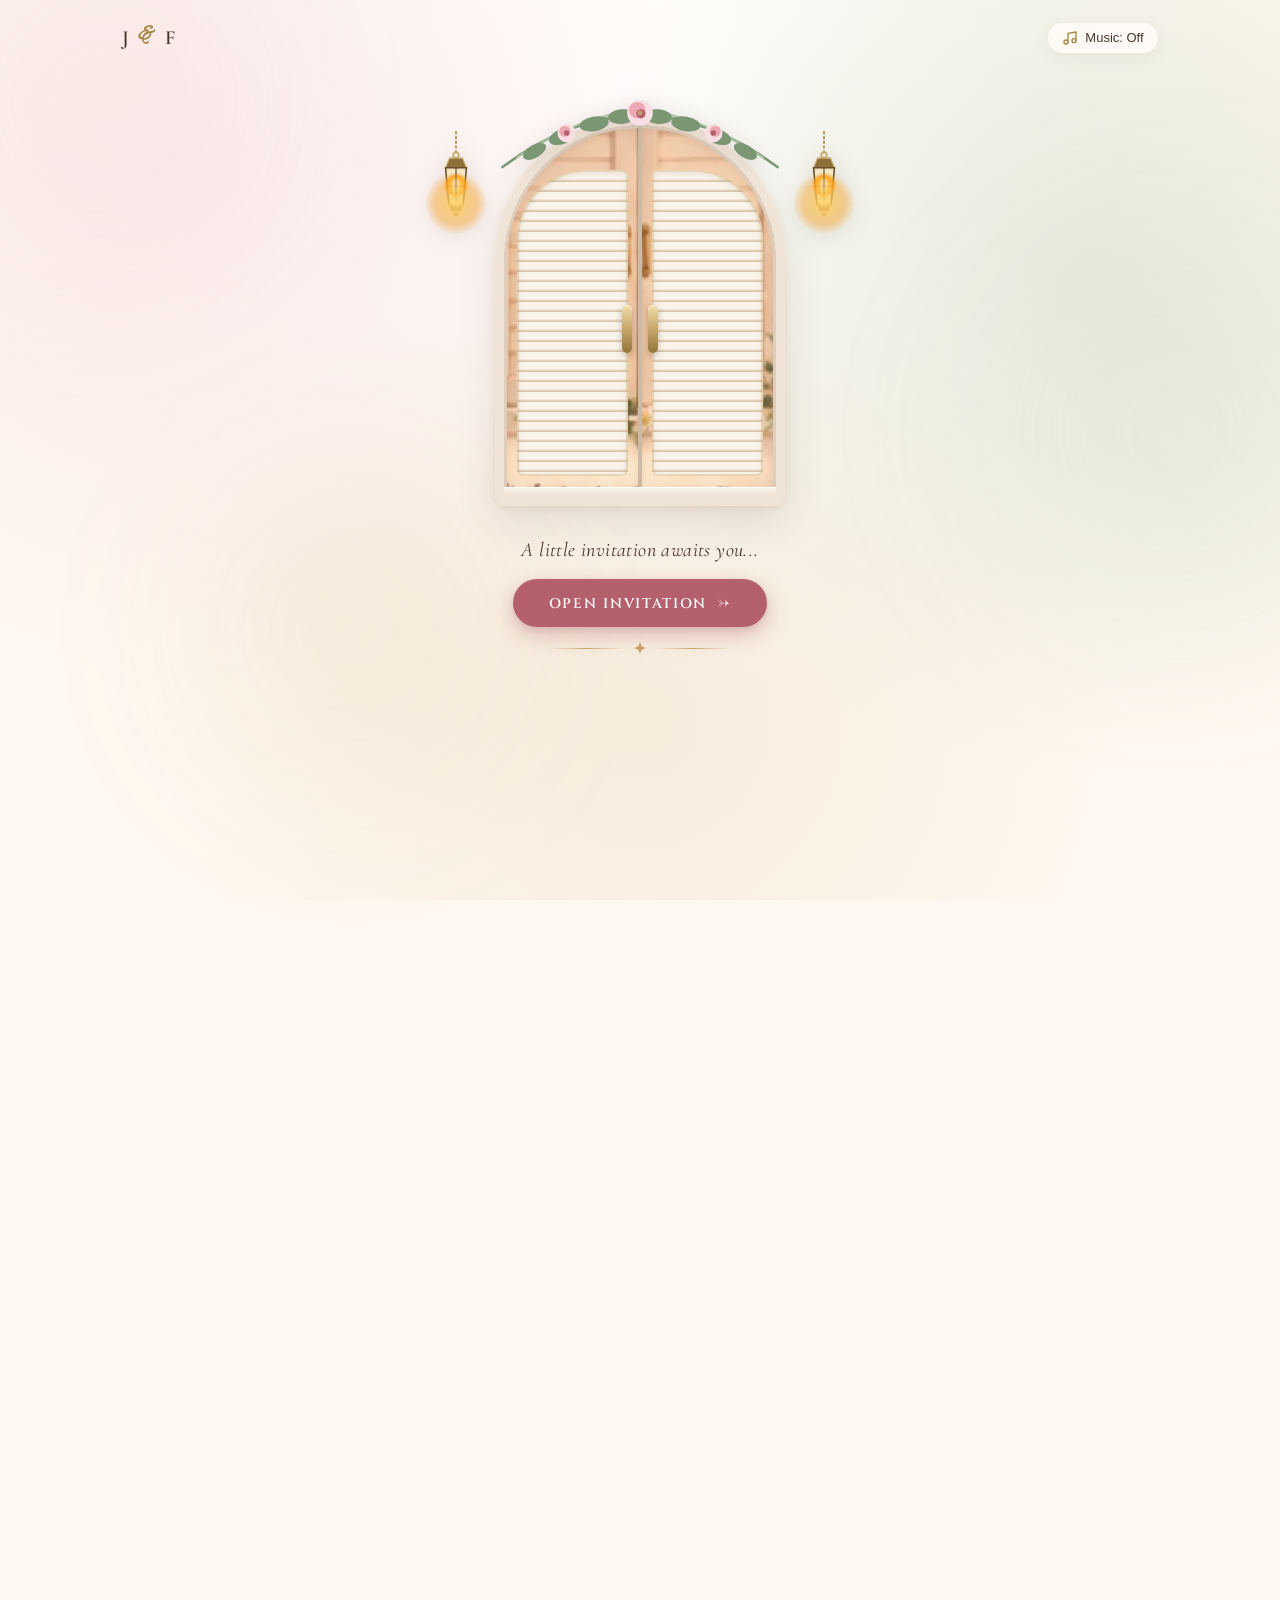
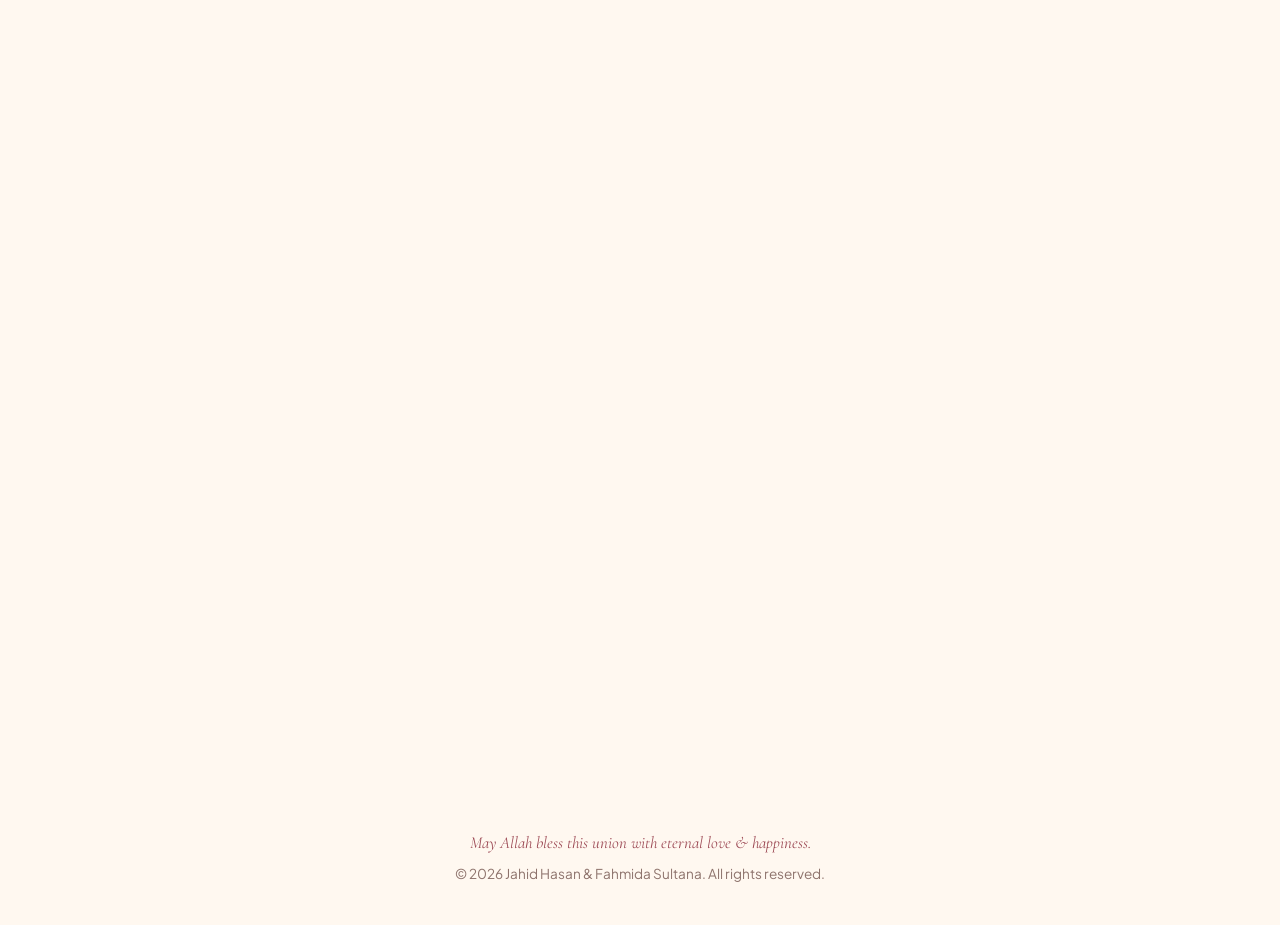
<file: index.html>
<!DOCTYPE html>
<html lang="en">
<head>
  <meta charset="UTF-8">
  <meta name="viewport" content="width=device-width, initial-scale=1.0">
  <title>Wedding Invitation — Jahid Hasan &amp; Fahmida Sultana</title>
  <meta name="description" content="Wedding ceremony of Jahid Hasan &amp; Fahmida Sultana on Friday, 30 October 2026 at BB Convention Hall Chittagong.">
  <meta name="theme-color" content="#FFF8F0">

  <!-- Google Fonts -->
  <link rel="preconnect" href="https://fonts.googleapis.com">
  <link rel="preconnect" href="https://fonts.gstatic.com" crossorigin>
  <link href="https://fonts.googleapis.com/css2?family=Alex+Brush&family=Cinzel:wght@500;600;700&family=Cormorant+Garamond:ital,wght@0,400;0,500;0,600;0,700;1,400;1,600;1,700&family=Playfair+Display:ital,wght@0,500;0,600;0,700;1,400;1,600&family=Plus+Jakarta+Sans:wght@400;500;600;700&family=Scheherazade+New:wght@400;700&display=swap" rel="stylesheet">

  <!-- Stylesheets -->
  <link rel="stylesheet" href="css/variables.css">
  <link rel="stylesheet" href="css/main.css">
  <link rel="stylesheet" href="css/window.css">
  <link rel="stylesheet" href="css/characters.css">
  <link rel="stylesheet" href="css/card.css">
  <link rel="stylesheet" href="css/buttons.css">
  <link rel="stylesheet" href="css/responsive.css">
</head>
<body>
  <!-- Accessibility Skip Link -->
  <a href="#wedding-invitation-content" class="skip-link">Skip to wedding invitation content</a>

  <!-- Ambient Light Orbs -->
  <div class="ambient-glow ambient-glow-1" aria-hidden="true"></div>
  <div class="ambient-glow ambient-glow-2" aria-hidden="true"></div>
  <div class="ambient-glow ambient-glow-3" aria-hidden="true"></div>

  <!-- Falling Rose Petals & Floating Hearts Canvas -->
  <canvas id="petals-canvas" aria-hidden="true"></canvas>

  <!-- Top Minimal Header -->
  <header class="app-header">
    <div class="header-brand">
      <span class="brand-monogram">J <span class="amp">&amp;</span> F</span>
    </div>
    <div class="header-controls">
      <button id="btn-music-toggle" class="btn-music-toggle" type="button" aria-pressed="false" title="Toggle romantic background music">
        <svg class="music-icon" viewBox="0 0 24 24" fill="none" stroke="currentColor" stroke-width="2" stroke-linecap="round" stroke-linejoin="round">
          <path d="M9 18V5l12-2v13"></path>
          <circle cx="6" cy="18" r="3"></circle>
          <circle cx="18" cy="16" r="3"></circle>
        </svg>
        <span id="music-status-text">Music: Off</span>
      </button>
    </div>
  </header>

  <!-- Main Experience Wrapper -->
  <main class="app-container">
    
    <!-- STAGE A & B: The Interactive Window Scene (Matching Panel 1 & 2) -->
    <section id="window-scene" class="window-scene-wrapper" aria-label="Interactive Wedding Window Scene">
      
      <div class="window-stage-container">
        <!-- Hanging Lantern Left -->
        <div class="lantern-wrapper lantern-left" aria-hidden="true">
          <div class="lantern-glow"></div>
          <svg class="lantern-svg" viewBox="0 0 60 140" fill="none">
            <defs>
              <radialGradient id="lanternFlameLeft" cx="50%" cy="50%" r="50%">
                <stop offset="0%" stop-color="#FFFDF0"/>
                <stop offset="35%" stop-color="#FFDA66"/>
                <stop offset="70%" stop-color="#FF9900" stop-opacity="0.8"/>
                <stop offset="100%" stop-color="#FF9900" stop-opacity="0"/>
              </radialGradient>
            </defs>
            <line x1="30" y1="0" x2="30" y2="28" stroke="#A68444" stroke-width="2" stroke-dasharray="4 2"/>
            <circle cx="30" cy="30" r="3.5" stroke="#C7A66A" stroke-width="2" fill="none"/>
            <path d="M22 34 L38 34 L43 46 L17 46 Z" fill="#8B6E38" stroke="#C7A66A" stroke-width="1.5"/>
            <path d="M17 46 L43 46 L39 92 L21 92 Z" fill="rgba(255, 235, 170, 0.45)" stroke="#695126" stroke-width="2"/>
            <circle cx="30" cy="68" r="16" fill="url(#lanternFlameLeft)"/>
            <ellipse cx="30" cy="68" rx="4" ry="9" fill="#FFFFFF"/>
            <line x1="30" y1="46" x2="30" y2="92" stroke="#695126" stroke-width="1.5"/>
            <line x1="19" y1="69" x2="41" y2="69" stroke="#695126" stroke-width="1" stroke-dasharray="2 2"/>
            <path d="M21 92 L39 92 L35 100 L25 100 Z" fill="#8B6E38" stroke="#C7A66A" stroke-width="1.5"/>
            <circle cx="30" cy="104" r="3" fill="#C7A66A"/>
          </svg>
        </div>

        <!-- The Architectural Window Frame -->
        <div 
          id="interactive-window" 
          class="interactive-window-container" 
          role="button" 
          tabindex="0" 
          aria-label="Interactive wedding window. Activate to open invitation and reveal the couple."
          aria-expanded="false"
        >
          <!-- Floral Garland Archway on top of window -->
          <svg class="window-garland" viewBox="0 0 360 90" fill="none" xmlns="http://www.w3.org/2000/svg" aria-hidden="true">
            <path d="M30 75 C70 45, 120 20, 180 18 C240 20, 290 45, 330 75" stroke="#7B9672" stroke-width="3" fill="none" stroke-linecap="round"/>
            <path d="M45 65 C90 35, 135 15, 180 14 C225 15, 270 35, 315 65" stroke="#A8C2A0" stroke-width="2" fill="none"/>
            <g fill="#7B9672">
              <ellipse cx="65" cy="58" rx="14" ry="7" transform="rotate(-30 65 58)"/>
              <ellipse cx="95" cy="42" rx="15" ry="8" transform="rotate(-20 95 42)"/>
              <ellipse cx="130" cy="28" rx="16" ry="8" transform="rotate(-10 130 28)"/>
              <ellipse cx="160" cy="20" rx="15" ry="8" transform="rotate(-5 160 20)"/>
              <ellipse cx="200" cy="20" rx="15" ry="8" transform="rotate(5 200 20)"/>
              <ellipse cx="230" cy="28" rx="16" ry="8" transform="rotate(10 230 28)"/>
              <ellipse cx="265" cy="42" rx="15" ry="8" transform="rotate(20 265 42)"/>
              <ellipse cx="295" cy="58" rx="14" ry="7" transform="rotate(30 295 58)"/>
            </g>
            <!-- Garden Roses (Peach-Pink) -->
            <g transform="translate(100, 38)">
              <circle cx="0" cy="0" r="10" fill="#F8DFE3"/>
              <circle cx="-2" cy="-2" r="6" fill="#ECA9B3"/>
              <circle cx="0" cy="0" r="3" fill="#B5616D"/>
            </g>
            <g transform="translate(180, 16)">
              <circle cx="0" cy="0" r="14" fill="#F8DFE3"/>
              <circle cx="-3" cy="-3" r="9" fill="#ECA9B3"/>
              <circle cx="1" cy="1" r="5" fill="#B5616D"/>
              <circle cx="0" cy="0" r="2.5" fill="#C7A66A"/>
            </g>
            <g transform="translate(260, 38)">
              <circle cx="0" cy="0" r="10" fill="#F8DFE3"/>
              <circle cx="2" cy="-2" r="6" fill="#ECA9B3"/>
              <circle cx="0" cy="0" r="3" fill="#B5616D"/>
            </g>
          </svg>

          <!-- Outer Arch Frame -->
          <div class="window-outer-arch">
            
            <!-- Inner Niche with Revealed Couple Artwork -->
            <div class="window-interior">
              <img 
                id="chibi-couple-img" 
                src="assets/couple_window_full.png" 
                alt="Cute chibi cartoon bride Fahmida and groom Jahid smiling at the floral window" 
                class="couple-reveal-view"
                title="Tap us for a sweet smile!"
              >

              <!-- Blinking & Heart Overlay -->
              <div class="couple-blink-overlay" aria-hidden="true">
                <div class="blink-eye groom-eye-left"></div>
                <div class="blink-eye groom-eye-right"></div>
                <div class="blink-eye bride-eye-left"></div>
                <div class="blink-eye bride-eye-right"></div>
              </div>

              <svg class="couple-heart-float" viewBox="0 0 24 24" aria-hidden="true">
                <path d="M12 21.35l-1.45-1.32C5.4 15.36 2 12.28 2 8.5 2 5.42 4.42 3 7.5 3c1.74 0 3.41.81 4.5 2.09C13.09 3.81 14.76 3 16.5 3 19.58 3 22 5.42 22 8.5c0 3.78-3.4 6.86-8.55 11.54L12 21.35z"/>
              </svg>

              <!-- Curtains Layer -->
              <div class="curtains-layer" aria-hidden="true">
                <svg class="curtain curtain-left" viewBox="0 0 160 420" preserveAspectRatio="none">
                  <path d="M0 0 L160 0 C130 120 110 240 140 420 L0 420 Z" fill="rgba(248, 223, 227, 0.95)"/>
                  <path d="M30 0 C15 120 40 280 20 420" stroke="rgba(199, 166, 106, 0.4)" stroke-width="1.5" fill="none"/>
                  <path d="M80 0 C60 140 90 280 70 420" stroke="rgba(255, 255, 255, 0.8)" stroke-width="2" fill="none"/>
                </svg>
                <svg class="curtain curtain-right" viewBox="0 0 160 420" preserveAspectRatio="none">
                  <path d="M160 0 L0 0 C30 120 50 240 20 420 L160 420 Z" fill="rgba(248, 223, 227, 0.95)"/>
                  <path d="M130 0 C145 120 120 280 140 420" stroke="rgba(199, 166, 106, 0.4)" stroke-width="1.5" fill="none"/>
                  <path d="M80 0 C100 140 70 280 90 420" stroke="rgba(255, 255, 255, 0.8)" stroke-width="2" fill="none"/>
                </svg>
              </div>

            </div>

            <!-- 3D Louvered Wooden Shutters -->
            <div class="shutters-wrapper" aria-hidden="true">
              <!-- Left Shutter -->
              <div class="shutter shutter-left">
                <div class="shutter-face shutter-front">
                  <div class="shutter-louvers"></div>
                  <div class="shutter-handle-bar"></div>
                </div>
                <div class="shutter-face shutter-back"></div>
              </div>

              <!-- Right Shutter -->
              <div class="shutter shutter-right">
                <div class="shutter-face shutter-front">
                  <div class="shutter-louvers"></div>
                  <div class="shutter-handle-bar"></div>
                </div>
                <div class="shutter-face shutter-back"></div>
              </div>
            </div>

            <!-- Window Sill -->
            <div class="window-sill"></div>

          </div>
        </div>

        <!-- Hanging Lantern Right -->
        <div class="lantern-wrapper lantern-right" aria-hidden="true">
          <div class="lantern-glow"></div>
          <svg class="lantern-svg" viewBox="0 0 60 140" fill="none">
            <defs>
              <radialGradient id="lanternFlameRight" cx="50%" cy="50%" r="50%">
                <stop offset="0%" stop-color="#FFFDF0"/>
                <stop offset="35%" stop-color="#FFDA66"/>
                <stop offset="70%" stop-color="#FF9900" stop-opacity="0.8"/>
                <stop offset="100%" stop-color="#FF9900" stop-opacity="0"/>
              </radialGradient>
            </defs>
            <line x1="30" y1="0" x2="30" y2="28" stroke="#A68444" stroke-width="2" stroke-dasharray="4 2"/>
            <circle cx="30" cy="30" r="3.5" stroke="#C7A66A" stroke-width="2" fill="none"/>
            <path d="M22 34 L38 34 L43 46 L17 46 Z" fill="#8B6E38" stroke="#C7A66A" stroke-width="1.5"/>
            <path d="M17 46 L43 46 L39 92 L21 92 Z" fill="rgba(255, 235, 170, 0.45)" stroke="#695126" stroke-width="2"/>
            <circle cx="30" cy="68" r="16" fill="url(#lanternFlameRight)"/>
            <ellipse cx="30" cy="68" rx="4" ry="9" fill="#FFFFFF"/>
            <line x1="30" y1="46" x2="30" y2="92" stroke="#695126" stroke-width="1.5"/>
            <line x1="19" y1="69" x2="41" y2="69" stroke="#695126" stroke-width="1" stroke-dasharray="2 2"/>
            <path d="M21 92 L39 92 L35 100 L25 100 Z" fill="#8B6E38" stroke="#C7A66A" stroke-width="1.5"/>
            <circle cx="30" cy="104" r="3" fill="#C7A66A"/>
          </svg>
        </div>
      </div>

      <!-- Stage A Prompt & Button (Matching Panel 1) -->
      <div class="window-prompt-container" id="window-prompt">
        <p class="window-subheading">A little invitation awaits you...</p>
        <button id="btn-open-invitation" class="btn-open-invitation" type="button">
          <span>Open Invitation</span>
          <span class="btn-open-arrow">&rarr;</span>
        </button>
        <!-- Gold Filigree Ornament Below Button -->
        <div class="flourish-below-button" aria-hidden="true">
          <span class="flourish-line"></span>
          <svg class="flourish-icon" viewBox="0 0 24 24"><path d="M12 2L15 9L22 12L15 15L12 22L9 15L2 12L9 9L12 2Z"/></svg>
          <span class="flourish-line"></span>
        </div>
      </div>

    </section>

    <!-- STAGE D & E: Refined Wedding Invitation Card (Matching Panels 5, 6, 7, 8, 9) -->
    <section id="invitation-card-container" class="invitation-card-container" aria-label="Wedding Invitation Details">
      
      <article class="invitation-card" id="wedding-invitation-content">
        <!-- Inset Double Gold Border -->
        <div class="card-inner-frame" aria-hidden="true"></div>

        <!-- Corner Floral SVG Ornaments -->
        <svg class="card-corner-floral floral-tl" viewBox="0 0 90 90" aria-hidden="true" xmlns="http://www.w3.org/2000/svg">
          <g opacity="0.9">
            <path d="M5 85 C5 45, 45 5, 85 5" stroke="#8DA885" stroke-width="1.5" fill="none" stroke-linecap="round"/>
            <path d="M5 75 C5 40, 40 5, 75 5" stroke="#A8C2A0" stroke-width="1" fill="none"/>
            <ellipse cx="18" cy="68" rx="12" ry="6" transform="rotate(-45 18 68)" fill="#8DA885" opacity="0.85"/>
            <ellipse cx="30" cy="52" rx="13" ry="6" transform="rotate(-38 30 52)" fill="#7B9672" opacity="0.8"/>
            <ellipse cx="46" cy="36" rx="14" ry="6" transform="rotate(-30 46 36)" fill="#8DA885" opacity="0.85"/>
            <ellipse cx="62" cy="22" rx="12" ry="5" transform="rotate(-20 62 22)" fill="#7B9672" opacity="0.8"/>
            <circle cx="22" cy="60" r="9" fill="#F8DFE3"/>
            <circle cx="20" cy="58" r="5.5" fill="#ECA9B3"/>
            <circle cx="22" cy="60" r="2.5" fill="#B5616D"/>
            <circle cx="48" cy="32" r="10" fill="#F8DFE3"/>
            <circle cx="46" cy="30" r="6" fill="#ECA9B3"/>
            <circle cx="48" cy="32" r="3" fill="#B5616D"/>
            <circle cx="48" cy="32" r="1.2" fill="#C7A66A"/>
            <path d="M18 72 C12 75, 8 80, 6 86" stroke="#8DA885" stroke-width="1.5" fill="none" stroke-linecap="round"/>
            <path d="M72 6 C78 12, 82 18, 84 24" stroke="#8DA885" stroke-width="1.5" fill="none" stroke-linecap="round"/>
          </g>
        </svg>
        <svg class="card-corner-floral floral-tr" viewBox="0 0 90 90" aria-hidden="true" xmlns="http://www.w3.org/2000/svg" style="transform: scaleX(-1)">
          <g opacity="0.9">
            <path d="M5 85 C5 45, 45 5, 85 5" stroke="#8DA885" stroke-width="1.5" fill="none" stroke-linecap="round"/>
            <path d="M5 75 C5 40, 40 5, 75 5" stroke="#A8C2A0" stroke-width="1" fill="none"/>
            <ellipse cx="18" cy="68" rx="12" ry="6" transform="rotate(-45 18 68)" fill="#8DA885" opacity="0.85"/>
            <ellipse cx="30" cy="52" rx="13" ry="6" transform="rotate(-38 30 52)" fill="#7B9672" opacity="0.8"/>
            <ellipse cx="46" cy="36" rx="14" ry="6" transform="rotate(-30 46 36)" fill="#8DA885" opacity="0.85"/>
            <ellipse cx="62" cy="22" rx="12" ry="5" transform="rotate(-20 62 22)" fill="#7B9672" opacity="0.8"/>
            <circle cx="22" cy="60" r="9" fill="#F8DFE3"/>
            <circle cx="20" cy="58" r="5.5" fill="#ECA9B3"/>
            <circle cx="22" cy="60" r="2.5" fill="#B5616D"/>
            <circle cx="48" cy="32" r="10" fill="#F8DFE3"/>
            <circle cx="46" cy="30" r="6" fill="#ECA9B3"/>
            <circle cx="48" cy="32" r="3" fill="#B5616D"/>
            <circle cx="48" cy="32" r="1.2" fill="#C7A66A"/>
          </g>
        </svg>
        <svg class="card-corner-floral floral-bl" viewBox="0 0 100 110" aria-hidden="true" xmlns="http://www.w3.org/2000/svg" style="transform: scaleY(-1)">
          <g opacity="0.9">
            <path d="M5 105 C5 55, 50 5, 95 5" stroke="#8DA885" stroke-width="1.5" fill="none" stroke-linecap="round"/>
            <ellipse cx="20" cy="88" rx="14" ry="6" transform="rotate(-50 20 88)" fill="#8DA885" opacity="0.85"/>
            <ellipse cx="36" cy="68" rx="15" ry="6.5" transform="rotate(-40 36 68)" fill="#7B9672" opacity="0.8"/>
            <ellipse cx="58" cy="44" rx="15" ry="6" transform="rotate(-28 58 44)" fill="#8DA885" opacity="0.85"/>
            <ellipse cx="76" cy="24" rx="12" ry="5" transform="rotate(-15 76 24)" fill="#7B9672" opacity="0.8"/>
            <circle cx="24" cy="78" r="11" fill="#F8DFE3"/>
            <circle cx="22" cy="76" r="7" fill="#ECA9B3"/>
            <circle cx="24" cy="78" r="3.5" fill="#B5616D"/>
            <circle cx="24" cy="78" r="1.5" fill="#C7A66A"/>
            <circle cx="58" cy="38" r="12" fill="#FDEEF0"/>
            <circle cx="56" cy="36" r="7.5" fill="#F4C8CF"/>
            <circle cx="58" cy="38" r="4" fill="#C77D87"/>
          </g>
        </svg>
        <svg class="card-corner-floral floral-br" viewBox="0 0 100 110" aria-hidden="true" xmlns="http://www.w3.org/2000/svg" style="transform: scale(-1,-1)">
          <g opacity="0.9">
            <path d="M5 105 C5 55, 50 5, 95 5" stroke="#8DA885" stroke-width="1.5" fill="none" stroke-linecap="round"/>
            <ellipse cx="20" cy="88" rx="14" ry="6" transform="rotate(-50 20 88)" fill="#8DA885" opacity="0.85"/>
            <ellipse cx="36" cy="68" rx="15" ry="6.5" transform="rotate(-40 36 68)" fill="#7B9672" opacity="0.8"/>
            <ellipse cx="58" cy="44" rx="15" ry="6" transform="rotate(-28 58 44)" fill="#8DA885" opacity="0.85"/>
            <ellipse cx="76" cy="24" rx="12" ry="5" transform="rotate(-15 76 24)" fill="#7B9672" opacity="0.8"/>
            <circle cx="24" cy="78" r="11" fill="#F8DFE3"/>
            <circle cx="22" cy="76" r="7" fill="#ECA9B3"/>
            <circle cx="24" cy="78" r="3.5" fill="#B5616D"/>
            <circle cx="24" cy="78" r="1.5" fill="#C7A66A"/>
            <circle cx="58" cy="38" r="12" fill="#FDEEF0"/>
            <circle cx="56" cy="36" r="7.5" fill="#F4C8CF"/>
            <circle cx="58" cy="38" r="4" fill="#C77D87"/>
          </g>
        </svg>

        <!-- 1. Islamic Opening (Matching Panel 6) -->
        <header class="card-bismillah-section">
          <!-- Beautiful SVG Bismillah Calligraphy -->
          <svg class="bismillah-svg" viewBox="0 0 360 80" aria-label="Bismillah-ir-Rahman-ir-Rahim" xmlns="http://www.w3.org/2000/svg">
            <!-- Left side floral scroll -->
            <path d="M10 40 C22 24, 38 16, 56 18 C48 26, 40 34, 38 44 C36 54, 44 60, 54 58" 
                  stroke="#A68444" stroke-width="1.8" fill="none" stroke-linecap="round"/>
            <circle cx="54" cy="58" r="3" fill="#C7A66A" opacity="0.85"/>
            <circle cx="18" cy="28" r="5" fill="#F8DFE3" opacity="0.9"/>
            <circle cx="16" cy="26" r="3" fill="#ECA9B3"/>
            <circle cx="18" cy="28" r="1.5" fill="#B5616D"/>
            <!-- Right side floral scroll (mirrored) -->
            <path d="M350 40 C338 24, 322 16, 304 18 C312 26, 320 34, 322 44 C324 54, 316 60, 306 58" 
                  stroke="#A68444" stroke-width="1.8" fill="none" stroke-linecap="round"/>
            <circle cx="306" cy="58" r="3" fill="#C7A66A" opacity="0.85"/>
            <circle cx="342" cy="28" r="5" fill="#F8DFE3" opacity="0.9"/>
            <circle cx="344" cy="26" r="3" fill="#ECA9B3"/>
            <circle cx="342" cy="28" r="1.5" fill="#B5616D"/>
            <!-- Gold lines -->
            <line x1="70" y1="40" x2="290" y2="40" stroke="rgba(199,166,106,0.25)" stroke-width="1"/>
            <!-- Transliteration -->
            <text x="180" y="26" text-anchor="middle" 
                  font-family="'Cormorant Garamond', Georgia, serif"
                  font-style="italic" font-size="10.5" 
                  fill="#A68444" letter-spacing="2.5">BISMILLAH-IR-RAHMAN-IR-RAHIM</text>
            <!-- Main text -->
            <text x="180" y="50" text-anchor="middle" 
                  font-family="'Cormorant Garamond', Georgia, serif"
                  font-style="italic" font-size="16" font-weight="600"
                  fill="#4A352F" letter-spacing="0.5">In the Name of Almighty Allah</text>
            <!-- Bottom decorative line with diamond -->
            <line x1="95" y1="62" x2="172" y2="62" stroke="#C7A66A" stroke-width="0.8" opacity="0.6"/>
            <rect x="178" y="59" width="4" height="4" fill="#C7A66A" transform="rotate(45 180 61)" opacity="0.75"/>
            <line x1="188" y1="62" x2="265" y2="62" stroke="#C7A66A" stroke-width="0.8" opacity="0.6"/>
          </svg>
          <p class="bismillah-translation">
            The Most Beneficent &amp; The Most Merciful
          </p>
        </header>

        <!-- 2. Invitation Invocation (Matching Panel 6) -->
        <div class="card-invitation-message">
          <p class="blessings-line">With the blessings of Almighty Allah,</p>
          <h2 class="host-name">Ayesha Begum</h2>
          <p class="host-request">
            requests the pleasure of your company at the wedding ceremony<br>
            of her beloved son
          </p>
        </div>

        <!-- 3. Couple Names (Matching Panel 6) -->
        <div class="card-couple-section">
          <!-- Gold Filigree Top Divider -->
          <div class="card-divider-flourish" aria-hidden="true">
            <span class="divider-line"></span>
            <svg class="divider-ornament" viewBox="0 0 24 24"><path d="M12 2L15 9L22 12L15 15L12 22L9 15L2 12L9 9L12 2Z"/></svg>
            <span class="divider-line"></span>
          </div>

          <div class="couple-names-wrapper">
            <h1 class="couple-name">Jahid Hasan</h1>
            <span class="couple-ampersand" aria-label="and">&amp;</span>
            <h1 class="couple-name">Fahmida Sultana</h1>
          </div>

          <!-- Gold Filigree Bottom Divider -->
          <div class="card-divider-flourish" aria-hidden="true">
            <span class="divider-line"></span>
            <svg class="divider-ornament" viewBox="0 0 24 24"><path d="M12 2L15 9L22 12L15 15L12 22L9 15L2 12L9 9L12 2Z"/></svg>
            <span class="divider-line"></span>
          </div>
        </div>

        <!-- 4. Families Details (Matching Panel 7) -->
        <div class="card-families-grid">
          <!-- Groom's Family -->
          <div class="family-column">
            <h3 class="family-role-title">Groom's Family</h3>
            <p class="family-member">
              <span class="label">Father:</span>
              <span class="name">Late Abdul Jalil</span>
            </p>
            <p class="family-member">
              <span class="label">Mother:</span>
              <span class="name">Ayesha Begum</span>
            </p>
          </div>

          <!-- Bride's Family -->
          <div class="family-column">
            <h3 class="family-role-title">Bride's Family</h3>
            <p class="family-member">
              <span class="label">Father:</span>
              <span class="name">Md. Abul Basher</span>
            </p>
            <p class="family-member">
              <span class="label">Mother:</span>
              <span class="name">Marjan Begum</span>
            </p>
          </div>
        </div>

        <!-- 5. Wedding Date & Time Badge (Matching Panel 7) -->
        <div class="card-event-details">
          <div class="event-detail-item">
            <svg viewBox="0 0 24 24" fill="none" stroke="currentColor" stroke-width="2" stroke-linecap="round" stroke-linejoin="round">
              <rect x="3" y="4" width="18" height="18" rx="2" ry="2"></rect>
              <line x1="16" y1="2" x2="16" y2="6"></line>
              <line x1="8" y1="2" x2="8" y2="6"></line>
              <line x1="3" y1="10" x2="21" y2="10"></line>
            </svg>
            <time datetime="2026-10-30">Friday, 30 October 2026</time>
          </div>
          <span class="event-detail-divider" aria-hidden="true">|</span>
          <div class="event-detail-item">
            <svg viewBox="0 0 24 24" fill="none" stroke="currentColor" stroke-width="2" stroke-linecap="round" stroke-linejoin="round">
              <circle cx="12" cy="12" r="10"></circle>
              <polyline points="12 6 12 12 16 14"></polyline>
            </svg>
            <span>8:00 PM</span>
          </div>
        </div>

        <!-- 6. Venue Section (Matching Panel 8) -->
        <div class="card-venue-section">
          <div class="venue-header-row">
            <svg viewBox="0 0 24 24">
              <path d="M12 2C8.13 2 5 5.13 5 9c0 5.25 7 13 7 13s7-7.75 7-13c0-3.87-3.13-7-7-7zm0 9.5c-1.38 0-2.5-1.12-2.5-2.5s1.12-2.5 2.5-2.5 2.5 1.12 2.5 2.5-1.12 2.5-2.5 2.5z"/>
            </svg>
            <h4 class="venue-title-label">Venue</h4>
          </div>
          <h3 class="venue-name">BB Convention Hall Chittagong</h3>
          <address class="venue-address">
            Katalganja, Panchlaish, Chittagong, beside Park View Hospital,<br>
            Chittagong 4000
          </address>
        </div>

        <!-- 7. With Thanks & Blessing (Matching Panel 8) -->
        <div class="card-with-thanks-section">
          <p class="with-thanks-label">With Thanks</p>
          <p class="with-thanks-names">Farjana Akter &amp; Roksana Akter</p>

          <div class="card-divider-flourish" aria-hidden="true">
            <span class="divider-line"></span>
            <svg class="divider-ornament" viewBox="0 0 24 24"><path d="M12 2L15 9L22 12L15 15L12 22L9 15L2 12L9 9L12 2Z"/></svg>
            <span class="divider-line"></span>
          </div>

          <p class="blessing-closing">
            Your gracious presence and blessings will make<br>
            this joyous occasion truly memorable.
          </p>
        </div>

        <!-- STAGE E: Countdown & Practical Guest Actions (Matching Panel 9) -->
        <footer class="guest-actions-wrapper">
          <!-- Countdown Section -->
          <div class="countdown-box" id="wedding-countdown-box">
            <p class="countdown-title" id="countdown-heading">Time Left Until Our Wedding</p>
            <div class="countdown-timer" aria-live="polite">
              <div class="countdown-unit">
                <span class="countdown-number" id="cd-days">--</span>
                <span class="countdown-label">Days</span>
              </div>
              <div class="countdown-unit">
                <span class="countdown-number" id="cd-hours">--</span>
                <span class="countdown-label">Hours</span>
              </div>
              <div class="countdown-unit">
                <span class="countdown-number" id="cd-minutes">--</span>
                <span class="countdown-label">Minutes</span>
              </div>
              <div class="countdown-unit">
                <span class="countdown-number" id="cd-seconds">--</span>
                <span class="countdown-label">Seconds</span>
              </div>
            </div>
          </div>

          <!-- Buttons Stack (Matching Panel 9) -->
          <div class="action-buttons-stack">
            <!-- Primary Action: Get Directions (Terracotta Pink Pill) -->
            <a 
              href="https://www.google.com/maps/search/?api=1&query=BB+Convention+Hall+Katalganja+Panchlaish+Chittagong" 
              class="btn btn-directions" 
              target="_blank" 
              rel="noopener noreferrer"
              title="Open Google Maps directions to BB Convention Hall Chittagong"
            >
              <svg viewBox="0 0 24 24">
                <path d="M12 2C8.13 2 5 5.13 5 9c0 5.25 7 13 7 13s7-7.75 7-13c0-3.87-3.13-7-7-7zm0 9.5c-1.38 0-2.5-1.12-2.5-2.5s1.12-2.5 2.5-2.5 2.5 1.12 2.5 2.5-1.12 2.5-2.5 2.5z"/>
              </svg>
              <span>Get Directions</span>
            </a>

            <!-- Action: Add to Calendar Dropdown -->
            <div class="calendar-dropdown-wrapper" style="width: 100%;">
              <button 
                id="btn-calendar-trigger" 
                class="btn btn-calendar-trigger" 
                type="button" 
                aria-haspopup="true" 
                aria-expanded="false"
                style="width: 100%;"
              >
                <svg viewBox="0 0 24 24" fill="none" stroke="currentColor" stroke-width="2" stroke-linecap="round" stroke-linejoin="round">
                  <rect x="3" y="4" width="18" height="18" rx="2" ry="2"></rect>
                  <line x1="16" y1="2" x2="16" y2="6"></line>
                  <line x1="8" y1="2" x2="8" y2="6"></line>
                  <line x1="3" y1="10" x2="21" y2="10"></line>
                </svg>
                <span>Add to Calendar</span>
              </button>

              <div id="calendar-menu" class="calendar-menu" role="menu">
                <a id="btn-cal-google" class="calendar-option-btn" href="#" target="_blank" rel="noopener noreferrer" role="menuitem">
                  <svg viewBox="0 0 24 24" fill="none" stroke="currentColor" stroke-width="2"><path d="M18 13v6a2 2 0 0 1-2 2H5a2 2 0 0 1-2-2V8a2 2 0 0 1 2-2h6"></path><polyline points="15 3 21 3 21 9"></polyline><line x1="10" y1="14" x2="21" y2="3"></line></svg>
                  <span>Google Calendar</span>
                </a>
                <button id="btn-cal-ics" class="calendar-option-btn" type="button" role="menuitem">
                  <svg viewBox="0 0 24 24" fill="none" stroke="currentColor" stroke-width="2"><path d="M21 15v4a2 2 0 0 1-2 2H5a2 2 0 0 1-2-2v-4"></path><polyline points="7 10 12 15 17 10"></polyline><line x1="12" y1="15" x2="12" y2="3"></line></svg>
                  <span>Apple / Outlook (.ics)</span>
                </button>
              </div>
            </div>

            <!-- Secondary Action: Replay the Invitation -->
            <button id="btn-replay-invitation" class="btn btn-replay-card" type="button" title="Close window and replay the animation" style="width: 100%;">
              <svg viewBox="0 0 24 24" fill="none" stroke="currentColor" stroke-width="2" stroke-linecap="round" stroke-linejoin="round">
                <path d="M1 4v6h6"></path>
                <path d="M3.51 15a9 9 0 1 0 2.13-9.36L1 10"></path>
              </svg>
              <span>Replay Invitation</span>
            </button>

            <!-- Bottom Music Toggle Row (Matching Panel 9) -->
            <div id="bottom-music-toggle" class="music-toggle-row" role="switch" aria-checked="false" tabindex="0">
              <svg width="18" height="18" viewBox="0 0 24 24" fill="none" stroke="currentColor" stroke-width="2" stroke-linecap="round" stroke-linejoin="round">
                <path d="M9 18V5l12-2v13"></path>
                <circle cx="6" cy="18" r="3"></circle>
                <circle cx="18" cy="16" r="3"></circle>
              </svg>
              <span>Music</span>
              <div class="music-toggle-switch">
                <div class="music-toggle-knob"></div>
              </div>
            </div>
          </div>
        </footer>

      </article>

    </section>

  </main>

  <!-- Page Footer -->
  <footer class="app-footer">
    <p class="footer-blessing">May Allah bless this union with eternal love &amp; happiness.</p>
    <p>&copy; 2026 Jahid Hasan &amp; Fahmida Sultana. All rights reserved.</p>
  </footer>

  <!-- Feedback Toast Notification -->
  <aside id="action-toast" class="action-toast" role="status" aria-live="polite">
    <svg viewBox="0 0 24 24" fill="none" stroke="currentColor" stroke-width="2"><path d="M20 6L9 17l-5-5"/></svg>
    <span id="toast-message">Success!</span>
  </aside>

  <!-- Script Modules -->
  <script src="js/sound.js"></script>
  <script src="js/petals.js"></script>
  <script src="js/countdown.js"></script>
  <script src="js/calendar.js"></script>
  <script src="js/window-controller.js"></script>
  <script src="js/app.js"></script>
</body>
</html>
</file>
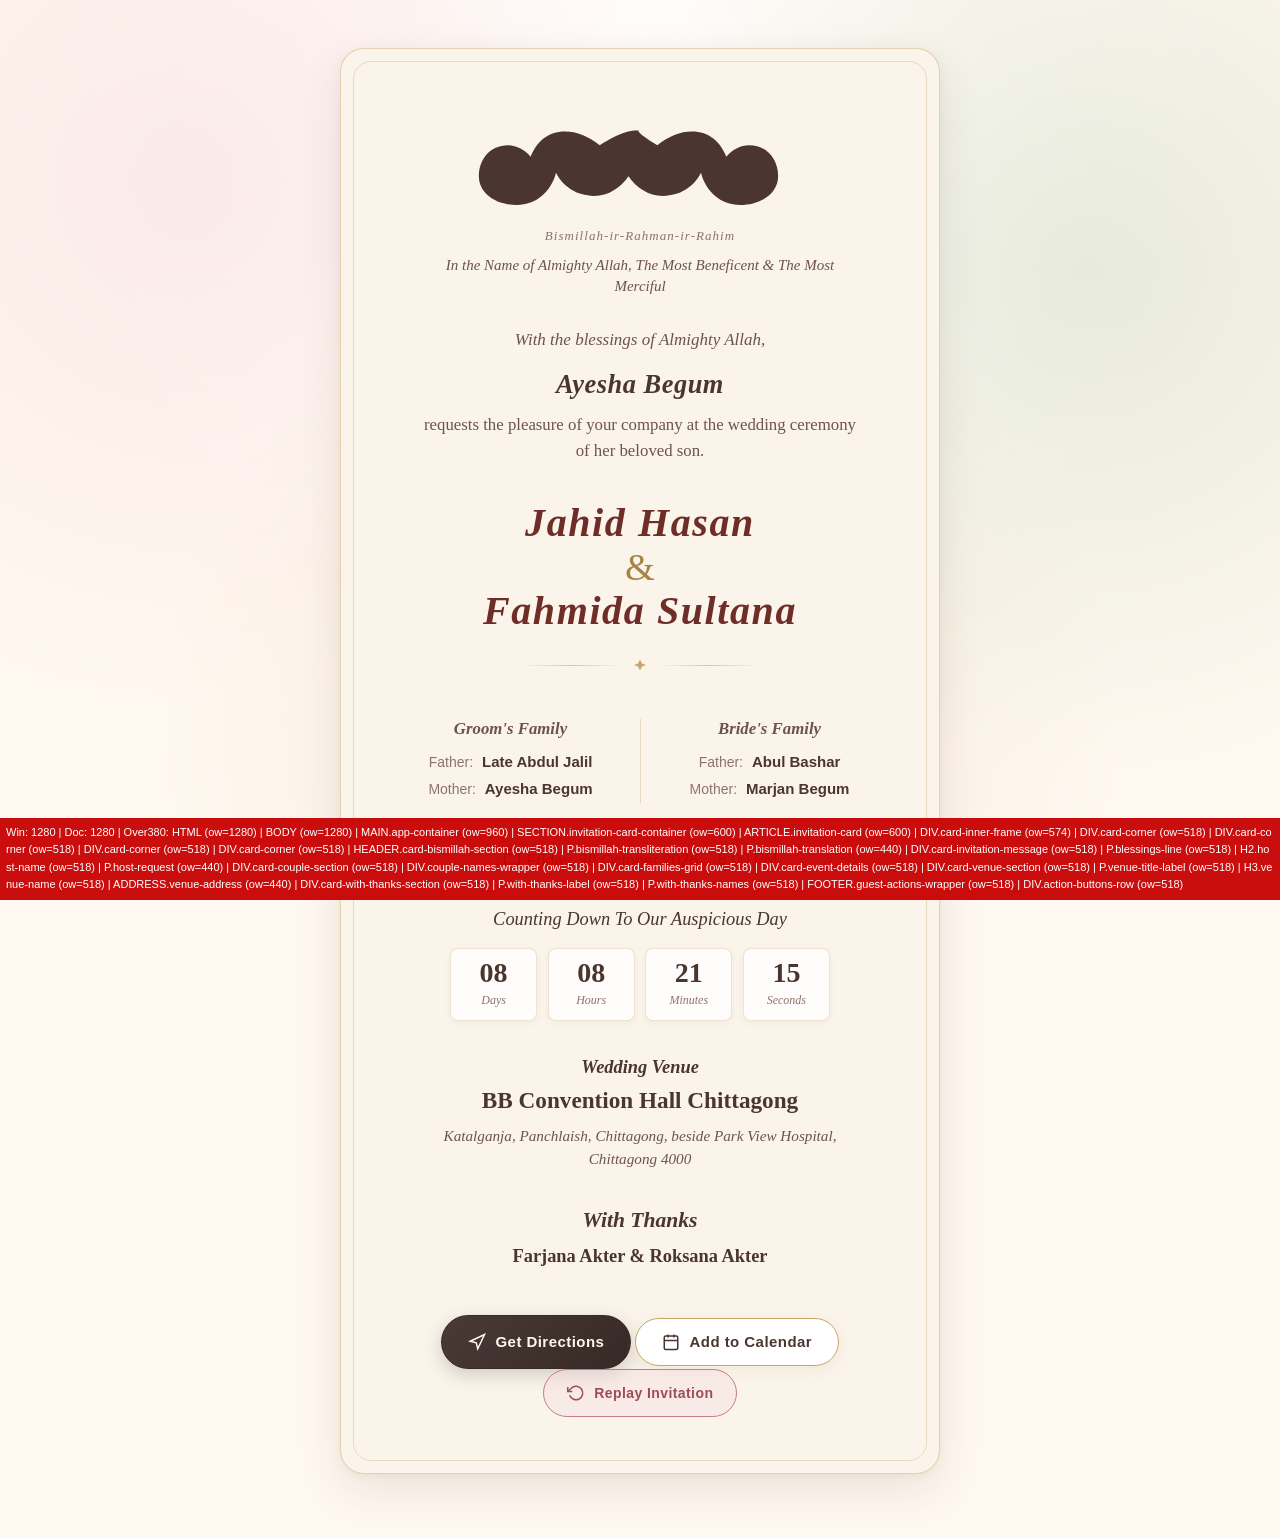
<file: card_preview.html>
<!DOCTYPE html>
<html lang="en">
<head>
  <meta charset="UTF-8">
  <meta name="viewport" content="width=device-width, initial-scale=1.0">
  <title>Wedding Invitation Details — Jahid &amp; Fahmida</title>
  <link rel="stylesheet" href="css/variables.css">
  <link rel="stylesheet" href="css/main.css">
  <link rel="stylesheet" href="css/card.css">
  <link rel="stylesheet" href="css/buttons.css">
  <link rel="stylesheet" href="css/responsive.css">
  <style>
    .invitation-card-container {
      opacity: 1 !important;
      transform: none !important;
      pointer-events: auto !important;
      margin-top: 2rem;
    }
  </style>
</head>
<body>
  <main class="app-container">
    <section id="invitation-card-container" class="invitation-card-container is-visible">
      <article class="invitation-card" id="wedding-invitation-content">
        <div class="card-inner-frame" aria-hidden="true"></div>
        <div class="card-corner card-corner-tl" aria-hidden="true"></div>
        <div class="card-corner card-corner-tr" aria-hidden="true"></div>
        <div class="card-corner card-corner-bl" aria-hidden="true"></div>
        <div class="card-corner card-corner-br" aria-hidden="true"></div>

        <!-- 1. Islamic Opening -->
        <header class="card-bismillah-section">
          <svg class="bismillah-calligraphy-svg" viewBox="0 0 450 90" fill="currentColor" aria-hidden="true">
            <path d="M225 15 C210 15 200 22 190 28 C180 20 170 16 160 16 C145 16 135 25 130 38 C125 32 118 28 110 28 C95 28 85 40 85 55 C85 70 100 80 118 80 C135 80 148 68 152 52 C158 64 170 72 185 72 C198 72 208 65 215 55 C222 65 232 72 245 72 C260 72 272 64 278 52 C282 68 295 80 312 80 C330 80 345 70 345 55 C345 40 335 28 320 28 C312 28 305 32 300 38 C295 25 285 16 270 16 C260 16 250 20 240 28 C230 22 220 15 225 15 Z"/>
          </svg>
          <p class="bismillah-transliteration">Bismillah-ir-Rahman-ir-Rahim</p>
          <p class="bismillah-translation">In the Name of Almighty Allah, The Most Beneficent &amp; The Most Merciful</p>
        </header>

        <!-- 2. Invitation Invocation -->
        <div class="card-invitation-message">
          <p class="blessings-line">With the blessings of Almighty Allah,</p>
          <h2 class="host-name">Ayesha Begum</h2>
          <p class="host-request">requests the pleasure of your company at the wedding ceremony of her beloved son.</p>
        </div>

        <!-- 3. Couple Names -->
        <div class="card-couple-section">
          <div class="couple-names-wrapper">
            <h1 class="couple-name groom-name">Jahid Hasan</h1>
            <span class="couple-ampersand">&amp;</span>
            <h1 class="couple-name bride-name">Fahmida Sultana</h1>
          </div>
          <div class="card-divider-flourish">
            <span class="divider-line"></span>
            <svg class="divider-ornament" viewBox="0 0 24 24"><path d="M12 2L15 9L22 12L15 15L12 22L9 15L2 12L9 9L12 2Z"/></svg>
            <span class="divider-line"></span>
          </div>
        </div>

        <!-- 4. Family Details -->
        <div class="card-families-grid">
          <div class="family-column">
            <h3 class="family-role-title">Groom's Family</h3>
            <p class="family-member">
              <span class="label">Father:</span>
              <span class="name">Late Abdul Jalil</span>
            </p>
            <p class="family-member">
              <span class="label">Mother:</span>
              <span class="name">Ayesha Begum</span>
            </p>
          </div>

          <div class="family-column">
            <h3 class="family-role-title">Bride's Family</h3>
            <p class="family-member">
              <span class="label">Father:</span>
              <span class="name">Abul Bashar</span>
            </p>
            <p class="family-member">
              <span class="label">Mother:</span>
              <span class="name">Marjan Begum</span>
            </p>
          </div>
        </div>

        <!-- 5. Wedding Date & Time -->
        <div class="card-event-details">
          <div class="event-date-badge">
            <svg width="20" height="20" viewBox="0 0 24 24" fill="none" stroke="currentColor" stroke-width="2">
              <rect x="3" y="4" width="18" height="18" rx="2" ry="2"></rect>
              <line x1="16" y1="2" x2="16" y2="6"></line>
              <line x1="8" y1="2" x2="8" y2="6"></line>
              <line x1="3" y1="10" x2="21" y2="10"></line>
            </svg>
            <time class="event-date-text">Friday, 30 October 2026</time>
          </div>
          <p class="event-time-badge">8:00 PM</p>
        </div>

        <!-- Countdown -->
        <div class="countdown-box" id="wedding-countdown-box">
          <p class="countdown-title">Counting Down To Our Auspicious Day</p>
          <div class="countdown-timer">
            <div class="countdown-unit">
              <span class="countdown-number" id="cd-days">08</span>
              <span class="countdown-label">Days</span>
            </div>
            <div class="countdown-unit">
              <span class="countdown-number" id="cd-hours">08</span>
              <span class="countdown-label">Hours</span>
            </div>
            <div class="countdown-unit">
              <span class="countdown-number" id="cd-minutes">21</span>
              <span class="countdown-label">Minutes</span>
            </div>
            <div class="countdown-unit">
              <span class="countdown-number" id="cd-seconds">15</span>
              <span class="countdown-label">Seconds</span>
            </div>
          </div>
        </div>

        <!-- 6. Venue & Address -->
        <div class="card-venue-section">
          <p class="venue-title-label">Wedding Venue</p>
          <h3 class="venue-name">BB Convention Hall Chittagong</h3>
          <address class="venue-address">
            Katalganja, Panchlaish, Chittagong, beside Park View Hospital, Chittagong 4000
          </address>
        </div>

        <!-- 7. With Thanks -->
        <div class="card-with-thanks-section">
          <p class="with-thanks-label">With Thanks</p>
          <p class="with-thanks-names">Farjana Akter &amp; Roksana Akter</p>
        </div>

        <!-- 8. Guest Actions -->
        <footer class="guest-actions-wrapper">
          <div class="action-buttons-row">
            <a href="https://www.google.com/maps/search/?api=1&query=BB+Convention+Hall+Katalganja+Panchlaish+Chittagong" class="btn btn-primary" target="_blank" rel="noopener noreferrer">
              <svg viewBox="0 0 24 24" fill="none" stroke="currentColor" stroke-width="2"><polygon points="3 11 22 2 13 21 11 13 3 11"></polygon></svg>
              <span>Get Directions</span>
            </a>
            <button class="btn btn-secondary" type="button">
              <svg viewBox="0 0 24 24" fill="none" stroke="currentColor" stroke-width="2"><rect x="3" y="4" width="18" height="18" rx="2" ry="2"></rect><line x1="16" y1="2" x2="16" y2="6"></line><line x1="8" y1="2" x2="8" y2="6"></line><line x1="3" y1="10" x2="21" y2="10"></line></svg>
              <span>Add to Calendar</span>
            </button>
            <button class="btn btn-replay" type="button">
              <svg viewBox="0 0 24 24" fill="none" stroke="currentColor" stroke-width="2"><path d="M1 4v6h6"></path><path d="M3.51 15a9 9 0 1 0 2.13-9.36L1 10"></path></svg>
              <span>Replay Invitation</span>
            </button>
          </div>
        </footer>
      </article>
    </section>
  </main>
  <script>
    window.addEventListener('DOMContentLoaded', () => {
      const docW = document.documentElement.clientWidth;
      let culprits = [];
      document.querySelectorAll('*').forEach(el => {
        if (el.offsetWidth > 380) {
          culprits.push(el.tagName + (el.className ? '.' + el.className.split(' ')[0] : '') + ' (ow=' + el.offsetWidth + ')');
        }
      });
      const debug = document.createElement('div');
      debug.id = 'debug-overflow';
      debug.style.cssText = 'position:fixed;bottom:0;left:0;right:0;background:rgba(200,0,0,0.95);color:white;font-size:11px;padding:6px;z-index:99999;word-break:break-all;';
      debug.textContent = 'Win: ' + window.innerWidth + ' | Doc: ' + docW + ' | Over380: ' + culprits.join(' | ');
      document.body.appendChild(debug);
    });
  </script>
</body>
</html>
</file>
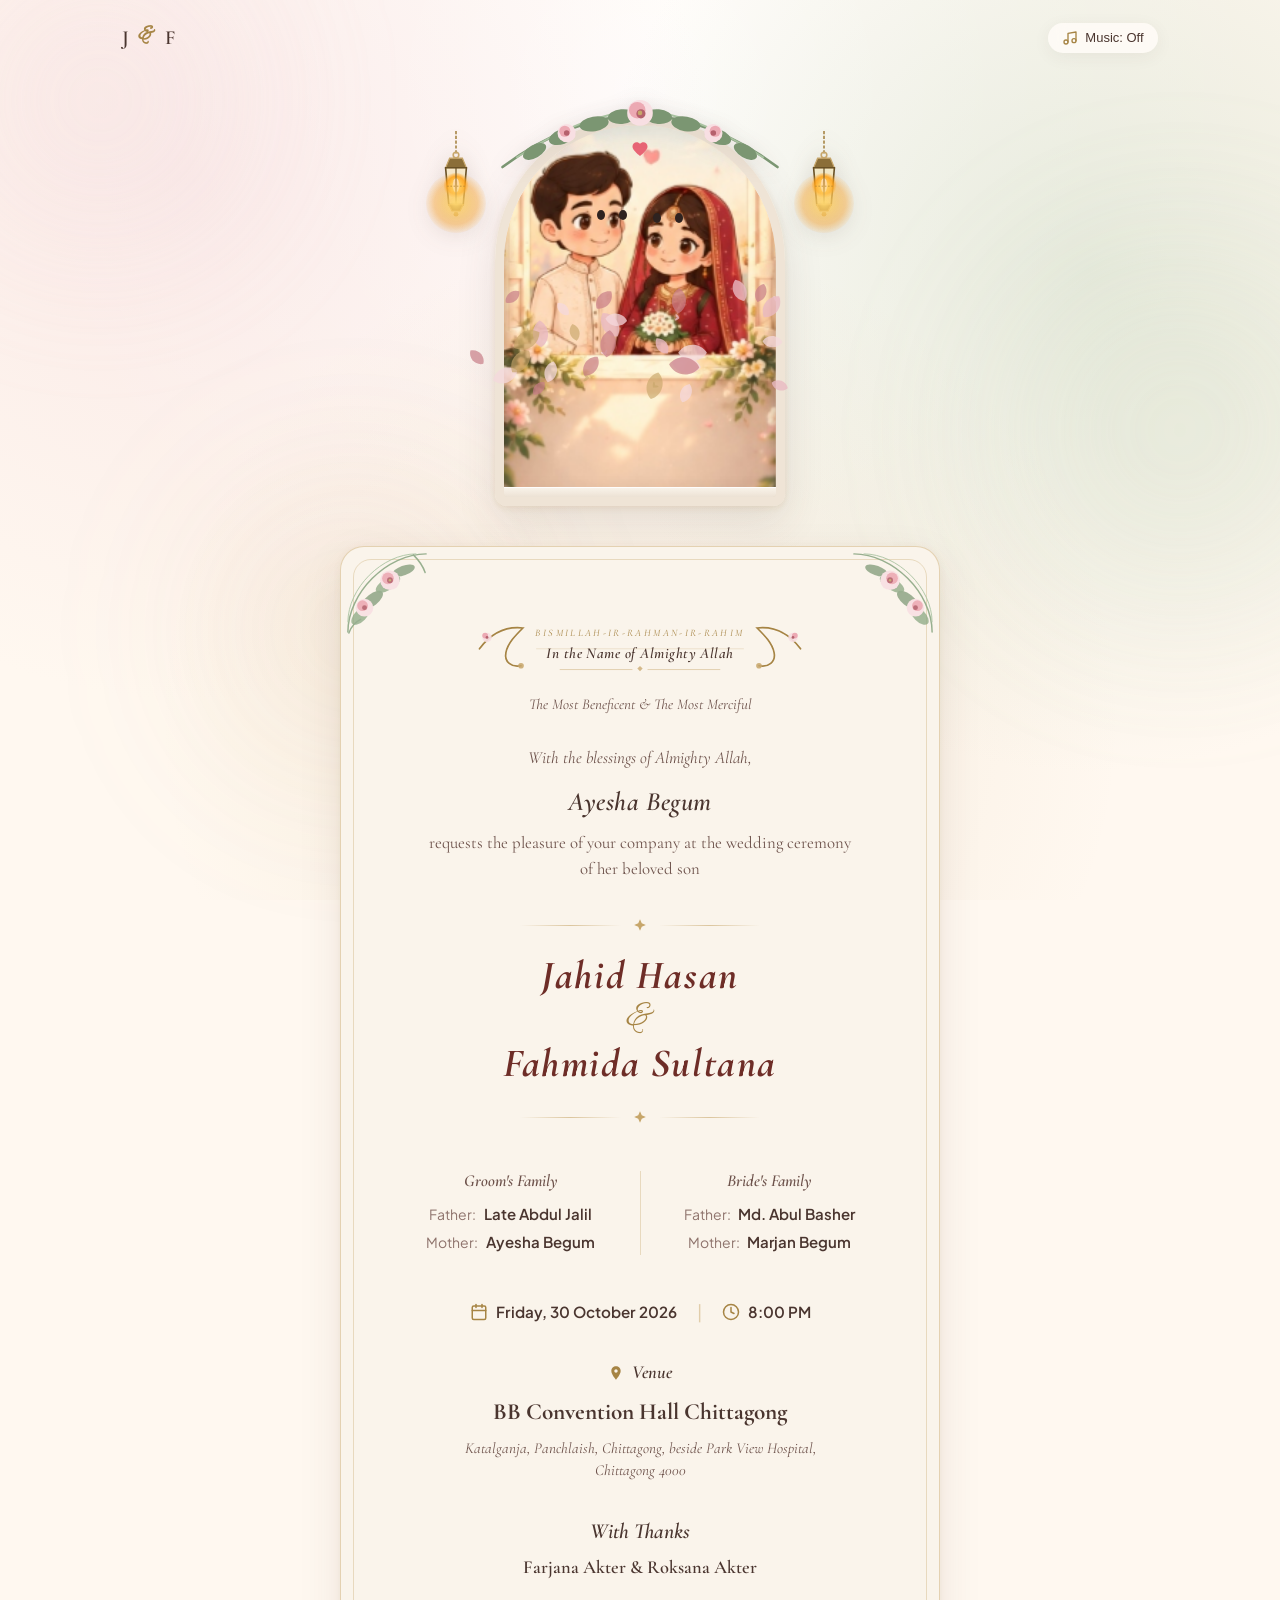
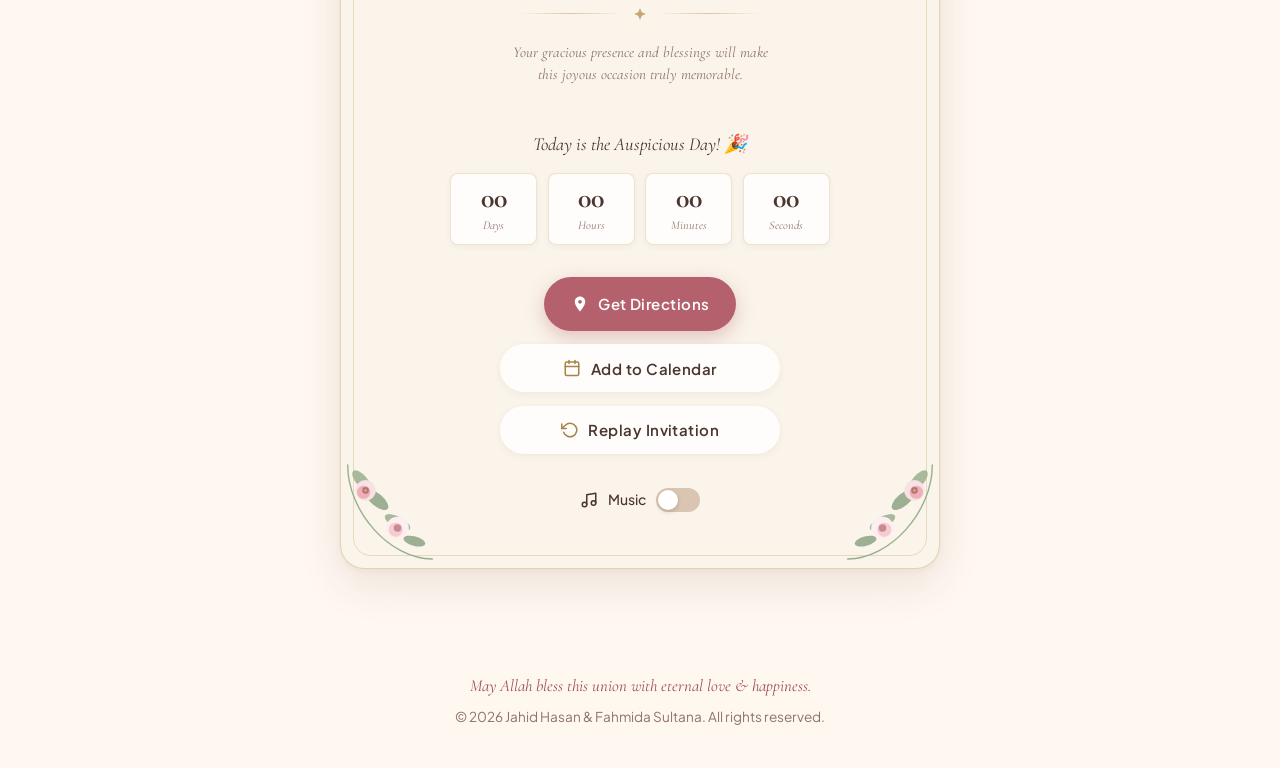
<file: index_opened.html>
﻿<!DOCTYPE html>
<html lang="en">
<head>
  <meta charset="UTF-8">
  <meta name="viewport" content="width=device-width, initial-scale=1.0">
  <title>Wedding Invitation â€” Jahid Hasan &amp; Fahmida Sultana</title>
  <meta name="description" content="Wedding ceremony of Jahid Hasan &amp; Fahmida Sultana on Friday, 30 October 2026 at BB Convention Hall Chittagong.">
  <meta name="theme-color" content="#FFF8F0">

  <!-- Google Fonts -->
  <link rel="preconnect" href="https://fonts.googleapis.com">
  <link rel="preconnect" href="https://fonts.gstatic.com" crossorigin>
  <link href="https://fonts.googleapis.com/css2?family=Alex+Brush&family=Cinzel:wght@500;600;700&family=Cormorant+Garamond:ital,wght@0,400;0,500;0,600;0,700;1,400;1,600;1,700&family=Playfair+Display:ital,wght@0,500;0,600;0,700;1,400;1,600&family=Plus+Jakarta+Sans:wght@400;500;600;700&family=Scheherazade+New:wght@400;700&display=swap" rel="stylesheet">

  <!-- Stylesheets -->
  <link rel="stylesheet" href="css/variables.css">
  <link rel="stylesheet" href="css/main.css">
  <link rel="stylesheet" href="css/window.css">
  <link rel="stylesheet" href="css/characters.css">
  <link rel="stylesheet" href="css/card.css">
  <link rel="stylesheet" href="css/buttons.css">
  <link rel="stylesheet" href="css/responsive.css">
</head>
<body>
  <!-- Accessibility Skip Link -->
  <a href="#wedding-invitation-content" class="skip-link">Skip to wedding invitation content</a>

  <!-- Ambient Light Orbs -->
  <div class="ambient-glow ambient-glow-1" aria-hidden="true"></div>
  <div class="ambient-glow ambient-glow-2" aria-hidden="true"></div>
  <div class="ambient-glow ambient-glow-3" aria-hidden="true"></div>

  <!-- Falling Rose Petals & Floating Hearts Canvas -->
  <canvas id="petals-canvas" aria-hidden="true"></canvas>

  <!-- Top Minimal Header -->
  <header class="app-header">
    <div class="header-brand">
      <span class="brand-monogram">J <span class="amp">&amp;</span> F</span>
    </div>
    <div class="header-controls">
      <button id="btn-music-toggle" class="btn-music-toggle" type="button" aria-pressed="false" title="Toggle romantic background music">
        <svg class="music-icon" viewBox="0 0 24 24" fill="none" stroke="currentColor" stroke-width="2" stroke-linecap="round" stroke-linejoin="round">
          <path d="M9 18V5l12-2v13"></path>
          <circle cx="6" cy="18" r="3"></circle>
          <circle cx="18" cy="16" r="3"></circle>
        </svg>
        <span id="music-status-text">Music: Off</span>
      </button>
    </div>
  </header>

  <!-- Main Experience Wrapper -->
  <main class="app-container">
    
    <!-- STAGE A & B: The Interactive Window Scene (Matching Panel 1 & 2) -->
    <section id="window-scene" class="window-scene-wrapper is-revealed" aria-label="Interactive Wedding Window Scene">
      
      <div class="window-stage-container">
        <!-- Hanging Lantern Left -->
        <div class="lantern-wrapper lantern-left" aria-hidden="true">
          <div class="lantern-glow"></div>
          <svg class="lantern-svg" viewBox="0 0 60 140" fill="none">
            <defs>
              <radialGradient id="lanternFlameLeft" cx="50%" cy="50%" r="50%">
                <stop offset="0%" stop-color="#FFFDF0"/>
                <stop offset="35%" stop-color="#FFDA66"/>
                <stop offset="70%" stop-color="#FF9900" stop-opacity="0.8"/>
                <stop offset="100%" stop-color="#FF9900" stop-opacity="0"/>
              </radialGradient>
            </defs>
            <line x1="30" y1="0" x2="30" y2="28" stroke="#A68444" stroke-width="2" stroke-dasharray="4 2"/>
            <circle cx="30" cy="30" r="3.5" stroke="#C7A66A" stroke-width="2" fill="none"/>
            <path d="M22 34 L38 34 L43 46 L17 46 Z" fill="#8B6E38" stroke="#C7A66A" stroke-width="1.5"/>
            <path d="M17 46 L43 46 L39 92 L21 92 Z" fill="rgba(255, 235, 170, 0.45)" stroke="#695126" stroke-width="2"/>
            <circle cx="30" cy="68" r="16" fill="url(#lanternFlameLeft)"/>
            <ellipse cx="30" cy="68" rx="4" ry="9" fill="#FFFFFF"/>
            <line x1="30" y1="46" x2="30" y2="92" stroke="#695126" stroke-width="1.5"/>
            <line x1="19" y1="69" x2="41" y2="69" stroke="#695126" stroke-width="1" stroke-dasharray="2 2"/>
            <path d="M21 92 L39 92 L35 100 L25 100 Z" fill="#8B6E38" stroke="#C7A66A" stroke-width="1.5"/>
            <circle cx="30" cy="104" r="3" fill="#C7A66A"/>
          </svg>
        </div>

        <!-- The Architectural Window Frame -->
        <div 
          id="interactive-window" 
          class="interactive-window-container is-open" 
          role="button" 
          tabindex="0" 
          aria-label="Interactive wedding window. Activate to open invitation and reveal the couple."
          aria-expanded="true"
        >
          <!-- Floral Garland Archway on top of window -->
          <svg class="window-garland" viewBox="0 0 360 90" fill="none" xmlns="http://www.w3.org/2000/svg" aria-hidden="true">
            <path d="M30 75 C70 45, 120 20, 180 18 C240 20, 290 45, 330 75" stroke="#7B9672" stroke-width="3" fill="none" stroke-linecap="round"/>
            <path d="M45 65 C90 35, 135 15, 180 14 C225 15, 270 35, 315 65" stroke="#A8C2A0" stroke-width="2" fill="none"/>
            <g fill="#7B9672">
              <ellipse cx="65" cy="58" rx="14" ry="7" transform="rotate(-30 65 58)"/>
              <ellipse cx="95" cy="42" rx="15" ry="8" transform="rotate(-20 95 42)"/>
              <ellipse cx="130" cy="28" rx="16" ry="8" transform="rotate(-10 130 28)"/>
              <ellipse cx="160" cy="20" rx="15" ry="8" transform="rotate(-5 160 20)"/>
              <ellipse cx="200" cy="20" rx="15" ry="8" transform="rotate(5 200 20)"/>
              <ellipse cx="230" cy="28" rx="16" ry="8" transform="rotate(10 230 28)"/>
              <ellipse cx="265" cy="42" rx="15" ry="8" transform="rotate(20 265 42)"/>
              <ellipse cx="295" cy="58" rx="14" ry="7" transform="rotate(30 295 58)"/>
            </g>
            <!-- Garden Roses (Peach-Pink) -->
            <g transform="translate(100, 38)">
              <circle cx="0" cy="0" r="10" fill="#F8DFE3"/>
              <circle cx="-2" cy="-2" r="6" fill="#ECA9B3"/>
              <circle cx="0" cy="0" r="3" fill="#B5616D"/>
            </g>
            <g transform="translate(180, 16)">
              <circle cx="0" cy="0" r="14" fill="#F8DFE3"/>
              <circle cx="-3" cy="-3" r="9" fill="#ECA9B3"/>
              <circle cx="1" cy="1" r="5" fill="#B5616D"/>
              <circle cx="0" cy="0" r="2.5" fill="#C7A66A"/>
            </g>
            <g transform="translate(260, 38)">
              <circle cx="0" cy="0" r="10" fill="#F8DFE3"/>
              <circle cx="2" cy="-2" r="6" fill="#ECA9B3"/>
              <circle cx="0" cy="0" r="3" fill="#B5616D"/>
            </g>
          </svg>

          <!-- Outer Arch Frame -->
          <div class="window-outer-arch">
            
            <!-- Inner Niche with Revealed Couple Artwork -->
            <div class="window-interior">
              <img 
                id="chibi-couple-img" 
                src="assets/couple_window_full.png" 
                alt="Cute chibi cartoon bride Fahmida and groom Jahid smiling at the floral window" 
                class="couple-reveal-view"
                title="Tap us for a sweet smile!"
              >

              <!-- Blinking & Heart Overlay -->
              <div class="couple-blink-overlay" aria-hidden="true">
                <div class="blink-eye groom-eye-left"></div>
                <div class="blink-eye groom-eye-right"></div>
                <div class="blink-eye bride-eye-left"></div>
                <div class="blink-eye bride-eye-right"></div>
              </div>

              <svg class="couple-heart-float" viewBox="0 0 24 24" aria-hidden="true">
                <path d="M12 21.35l-1.45-1.32C5.4 15.36 2 12.28 2 8.5 2 5.42 4.42 3 7.5 3c1.74 0 3.41.81 4.5 2.09C13.09 3.81 14.76 3 16.5 3 19.58 3 22 5.42 22 8.5c0 3.78-3.4 6.86-8.55 11.54L12 21.35z"/>
              </svg>

              <!-- Curtains Layer -->
              <div class="curtains-layer" aria-hidden="true">
                <svg class="curtain curtain-left" viewBox="0 0 160 420" preserveAspectRatio="none">
                  <path d="M0 0 L160 0 C130 120 110 240 140 420 L0 420 Z" fill="rgba(248, 223, 227, 0.95)"/>
                  <path d="M30 0 C15 120 40 280 20 420" stroke="rgba(199, 166, 106, 0.4)" stroke-width="1.5" fill="none"/>
                  <path d="M80 0 C60 140 90 280 70 420" stroke="rgba(255, 255, 255, 0.8)" stroke-width="2" fill="none"/>
                </svg>
                <svg class="curtain curtain-right" viewBox="0 0 160 420" preserveAspectRatio="none">
                  <path d="M160 0 L0 0 C30 120 50 240 20 420 L160 420 Z" fill="rgba(248, 223, 227, 0.95)"/>
                  <path d="M130 0 C145 120 120 280 140 420" stroke="rgba(199, 166, 106, 0.4)" stroke-width="1.5" fill="none"/>
                  <path d="M80 0 C100 140 70 280 90 420" stroke="rgba(255, 255, 255, 0.8)" stroke-width="2" fill="none"/>
                </svg>
              </div>

            </div>

            <!-- 3D Louvered Wooden Shutters -->
            <div class="shutters-wrapper" aria-hidden="true">
              <!-- Left Shutter -->
              <div class="shutter shutter-left">
                <div class="shutter-face shutter-front">
                  <div class="shutter-louvers"></div>
                  <div class="shutter-handle-bar"></div>
                </div>
                <div class="shutter-face shutter-back"></div>
              </div>

              <!-- Right Shutter -->
              <div class="shutter shutter-right">
                <div class="shutter-face shutter-front">
                  <div class="shutter-louvers"></div>
                  <div class="shutter-handle-bar"></div>
                </div>
                <div class="shutter-face shutter-back"></div>
              </div>
            </div>

            <!-- Window Sill -->
            <div class="window-sill"></div>

          </div>
        </div>

        <!-- Hanging Lantern Right -->
        <div class="lantern-wrapper lantern-right" aria-hidden="true">
          <div class="lantern-glow"></div>
          <svg class="lantern-svg" viewBox="0 0 60 140" fill="none">
            <defs>
              <radialGradient id="lanternFlameRight" cx="50%" cy="50%" r="50%">
                <stop offset="0%" stop-color="#FFFDF0"/>
                <stop offset="35%" stop-color="#FFDA66"/>
                <stop offset="70%" stop-color="#FF9900" stop-opacity="0.8"/>
                <stop offset="100%" stop-color="#FF9900" stop-opacity="0"/>
              </radialGradient>
            </defs>
            <line x1="30" y1="0" x2="30" y2="28" stroke="#A68444" stroke-width="2" stroke-dasharray="4 2"/>
            <circle cx="30" cy="30" r="3.5" stroke="#C7A66A" stroke-width="2" fill="none"/>
            <path d="M22 34 L38 34 L43 46 L17 46 Z" fill="#8B6E38" stroke="#C7A66A" stroke-width="1.5"/>
            <path d="M17 46 L43 46 L39 92 L21 92 Z" fill="rgba(255, 235, 170, 0.45)" stroke="#695126" stroke-width="2"/>
            <circle cx="30" cy="68" r="16" fill="url(#lanternFlameRight)"/>
            <ellipse cx="30" cy="68" rx="4" ry="9" fill="#FFFFFF"/>
            <line x1="30" y1="46" x2="30" y2="92" stroke="#695126" stroke-width="1.5"/>
            <line x1="19" y1="69" x2="41" y2="69" stroke="#695126" stroke-width="1" stroke-dasharray="2 2"/>
            <path d="M21 92 L39 92 L35 100 L25 100 Z" fill="#8B6E38" stroke="#C7A66A" stroke-width="1.5"/>
            <circle cx="30" cy="104" r="3" fill="#C7A66A"/>
          </svg>
        </div>
      </div>

      <!-- Stage A Prompt & Button (Matching Panel 1) -->
      <div class="window-prompt-container" id="window-prompt">
        <p class="window-subheading">A little invitation awaits you...</p>
        <button id="btn-open-invitation" class="btn-open-invitation" type="button">
          <span>Open Invitation</span>
          <span class="btn-open-arrow">&rarr;</span>
        </button>
        <!-- Gold Filigree Ornament Below Button -->
        <div class="flourish-below-button" aria-hidden="true">
          <span class="flourish-line"></span>
          <svg class="flourish-icon" viewBox="0 0 24 24"><path d="M12 2L15 9L22 12L15 15L12 22L9 15L2 12L9 9L12 2Z"/></svg>
          <span class="flourish-line"></span>
        </div>
      </div>

    </section>

    <!-- STAGE D & E: Refined Wedding Invitation Card (Matching Panels 5, 6, 7, 8, 9) -->
    <section id="invitation-card-container" class="invitation-card-container is-visible" aria-label="Wedding Invitation Details">
      
      <article class="invitation-card" id="wedding-invitation-content">
        <!-- Inset Double Gold Border -->
        <div class="card-inner-frame" aria-hidden="true"></div>

        <!-- Corner Floral SVG Ornaments -->
        <svg class="card-corner-floral floral-tl" viewBox="0 0 90 90" aria-hidden="true" xmlns="http://www.w3.org/2000/svg">
          <g opacity="0.9">
            <path d="M5 85 C5 45, 45 5, 85 5" stroke="#8DA885" stroke-width="1.5" fill="none" stroke-linecap="round"/>
            <path d="M5 75 C5 40, 40 5, 75 5" stroke="#A8C2A0" stroke-width="1" fill="none"/>
            <ellipse cx="18" cy="68" rx="12" ry="6" transform="rotate(-45 18 68)" fill="#8DA885" opacity="0.85"/>
            <ellipse cx="30" cy="52" rx="13" ry="6" transform="rotate(-38 30 52)" fill="#7B9672" opacity="0.8"/>
            <ellipse cx="46" cy="36" rx="14" ry="6" transform="rotate(-30 46 36)" fill="#8DA885" opacity="0.85"/>
            <ellipse cx="62" cy="22" rx="12" ry="5" transform="rotate(-20 62 22)" fill="#7B9672" opacity="0.8"/>
            <circle cx="22" cy="60" r="9" fill="#F8DFE3"/>
            <circle cx="20" cy="58" r="5.5" fill="#ECA9B3"/>
            <circle cx="22" cy="60" r="2.5" fill="#B5616D"/>
            <circle cx="48" cy="32" r="10" fill="#F8DFE3"/>
            <circle cx="46" cy="30" r="6" fill="#ECA9B3"/>
            <circle cx="48" cy="32" r="3" fill="#B5616D"/>
            <circle cx="48" cy="32" r="1.2" fill="#C7A66A"/>
            <path d="M18 72 C12 75, 8 80, 6 86" stroke="#8DA885" stroke-width="1.5" fill="none" stroke-linecap="round"/>
            <path d="M72 6 C78 12, 82 18, 84 24" stroke="#8DA885" stroke-width="1.5" fill="none" stroke-linecap="round"/>
          </g>
        </svg>
        <svg class="card-corner-floral floral-tr" viewBox="0 0 90 90" aria-hidden="true" xmlns="http://www.w3.org/2000/svg" style="transform: scaleX(-1)">
          <g opacity="0.9">
            <path d="M5 85 C5 45, 45 5, 85 5" stroke="#8DA885" stroke-width="1.5" fill="none" stroke-linecap="round"/>
            <path d="M5 75 C5 40, 40 5, 75 5" stroke="#A8C2A0" stroke-width="1" fill="none"/>
            <ellipse cx="18" cy="68" rx="12" ry="6" transform="rotate(-45 18 68)" fill="#8DA885" opacity="0.85"/>
            <ellipse cx="30" cy="52" rx="13" ry="6" transform="rotate(-38 30 52)" fill="#7B9672" opacity="0.8"/>
            <ellipse cx="46" cy="36" rx="14" ry="6" transform="rotate(-30 46 36)" fill="#8DA885" opacity="0.85"/>
            <ellipse cx="62" cy="22" rx="12" ry="5" transform="rotate(-20 62 22)" fill="#7B9672" opacity="0.8"/>
            <circle cx="22" cy="60" r="9" fill="#F8DFE3"/>
            <circle cx="20" cy="58" r="5.5" fill="#ECA9B3"/>
            <circle cx="22" cy="60" r="2.5" fill="#B5616D"/>
            <circle cx="48" cy="32" r="10" fill="#F8DFE3"/>
            <circle cx="46" cy="30" r="6" fill="#ECA9B3"/>
            <circle cx="48" cy="32" r="3" fill="#B5616D"/>
            <circle cx="48" cy="32" r="1.2" fill="#C7A66A"/>
          </g>
        </svg>
        <svg class="card-corner-floral floral-bl" viewBox="0 0 100 110" aria-hidden="true" xmlns="http://www.w3.org/2000/svg" style="transform: scaleY(-1)">
          <g opacity="0.9">
            <path d="M5 105 C5 55, 50 5, 95 5" stroke="#8DA885" stroke-width="1.5" fill="none" stroke-linecap="round"/>
            <ellipse cx="20" cy="88" rx="14" ry="6" transform="rotate(-50 20 88)" fill="#8DA885" opacity="0.85"/>
            <ellipse cx="36" cy="68" rx="15" ry="6.5" transform="rotate(-40 36 68)" fill="#7B9672" opacity="0.8"/>
            <ellipse cx="58" cy="44" rx="15" ry="6" transform="rotate(-28 58 44)" fill="#8DA885" opacity="0.85"/>
            <ellipse cx="76" cy="24" rx="12" ry="5" transform="rotate(-15 76 24)" fill="#7B9672" opacity="0.8"/>
            <circle cx="24" cy="78" r="11" fill="#F8DFE3"/>
            <circle cx="22" cy="76" r="7" fill="#ECA9B3"/>
            <circle cx="24" cy="78" r="3.5" fill="#B5616D"/>
            <circle cx="24" cy="78" r="1.5" fill="#C7A66A"/>
            <circle cx="58" cy="38" r="12" fill="#FDEEF0"/>
            <circle cx="56" cy="36" r="7.5" fill="#F4C8CF"/>
            <circle cx="58" cy="38" r="4" fill="#C77D87"/>
          </g>
        </svg>
        <svg class="card-corner-floral floral-br" viewBox="0 0 100 110" aria-hidden="true" xmlns="http://www.w3.org/2000/svg" style="transform: scale(-1,-1)">
          <g opacity="0.9">
            <path d="M5 105 C5 55, 50 5, 95 5" stroke="#8DA885" stroke-width="1.5" fill="none" stroke-linecap="round"/>
            <ellipse cx="20" cy="88" rx="14" ry="6" transform="rotate(-50 20 88)" fill="#8DA885" opacity="0.85"/>
            <ellipse cx="36" cy="68" rx="15" ry="6.5" transform="rotate(-40 36 68)" fill="#7B9672" opacity="0.8"/>
            <ellipse cx="58" cy="44" rx="15" ry="6" transform="rotate(-28 58 44)" fill="#8DA885" opacity="0.85"/>
            <ellipse cx="76" cy="24" rx="12" ry="5" transform="rotate(-15 76 24)" fill="#7B9672" opacity="0.8"/>
            <circle cx="24" cy="78" r="11" fill="#F8DFE3"/>
            <circle cx="22" cy="76" r="7" fill="#ECA9B3"/>
            <circle cx="24" cy="78" r="3.5" fill="#B5616D"/>
            <circle cx="24" cy="78" r="1.5" fill="#C7A66A"/>
            <circle cx="58" cy="38" r="12" fill="#FDEEF0"/>
            <circle cx="56" cy="36" r="7.5" fill="#F4C8CF"/>
            <circle cx="58" cy="38" r="4" fill="#C77D87"/>
          </g>
        </svg>

        <!-- 1. Islamic Opening (Matching Panel 6) -->
        <header class="card-bismillah-section">
          <!-- Beautiful SVG Bismillah Calligraphy -->
          <svg class="bismillah-svg" viewBox="0 0 360 80" aria-label="Bismillah-ir-Rahman-ir-Rahim" xmlns="http://www.w3.org/2000/svg">
            <!-- Left side floral scroll -->
            <path d="M10 40 C22 24, 38 16, 56 18 C48 26, 40 34, 38 44 C36 54, 44 60, 54 58" 
                  stroke="#A68444" stroke-width="1.8" fill="none" stroke-linecap="round"/>
            <circle cx="54" cy="58" r="3" fill="#C7A66A" opacity="0.85"/>
            <circle cx="18" cy="28" r="5" fill="#F8DFE3" opacity="0.9"/>
            <circle cx="16" cy="26" r="3" fill="#ECA9B3"/>
            <circle cx="18" cy="28" r="1.5" fill="#B5616D"/>
            <!-- Right side floral scroll (mirrored) -->
            <path d="M350 40 C338 24, 322 16, 304 18 C312 26, 320 34, 322 44 C324 54, 316 60, 306 58" 
                  stroke="#A68444" stroke-width="1.8" fill="none" stroke-linecap="round"/>
            <circle cx="306" cy="58" r="3" fill="#C7A66A" opacity="0.85"/>
            <circle cx="342" cy="28" r="5" fill="#F8DFE3" opacity="0.9"/>
            <circle cx="344" cy="26" r="3" fill="#ECA9B3"/>
            <circle cx="342" cy="28" r="1.5" fill="#B5616D"/>
            <!-- Gold lines -->
            <line x1="70" y1="40" x2="290" y2="40" stroke="rgba(199,166,106,0.25)" stroke-width="1"/>
            <!-- Transliteration -->
            <text x="180" y="26" text-anchor="middle" 
                  font-family="'Cormorant Garamond', Georgia, serif"
                  font-style="italic" font-size="10.5" 
                  fill="#A68444" letter-spacing="2.5">BISMILLAH-IR-RAHMAN-IR-RAHIM</text>
            <!-- Main text -->
            <text x="180" y="50" text-anchor="middle" 
                  font-family="'Cormorant Garamond', Georgia, serif"
                  font-style="italic" font-size="16" font-weight="600"
                  fill="#4A352F" letter-spacing="0.5">In the Name of Almighty Allah</text>
            <!-- Bottom decorative line with diamond -->
            <line x1="95" y1="62" x2="172" y2="62" stroke="#C7A66A" stroke-width="0.8" opacity="0.6"/>
            <rect x="178" y="59" width="4" height="4" fill="#C7A66A" transform="rotate(45 180 61)" opacity="0.75"/>
            <line x1="188" y1="62" x2="265" y2="62" stroke="#C7A66A" stroke-width="0.8" opacity="0.6"/>
          </svg>
          <p class="bismillah-translation">
            The Most Beneficent &amp; The Most Merciful
          </p>
        </header>

        <!-- 2. Invitation Invocation (Matching Panel 6) -->
        <div class="card-invitation-message">
          <p class="blessings-line">With the blessings of Almighty Allah,</p>
          <h2 class="host-name">Ayesha Begum</h2>
          <p class="host-request">
            requests the pleasure of your company at the wedding ceremony<br>
            of her beloved son
          </p>
        </div>

        <!-- 3. Couple Names (Matching Panel 6) -->
        <div class="card-couple-section">
          <!-- Gold Filigree Top Divider -->
          <div class="card-divider-flourish" aria-hidden="true">
            <span class="divider-line"></span>
            <svg class="divider-ornament" viewBox="0 0 24 24"><path d="M12 2L15 9L22 12L15 15L12 22L9 15L2 12L9 9L12 2Z"/></svg>
            <span class="divider-line"></span>
          </div>

          <div class="couple-names-wrapper">
            <h1 class="couple-name">Jahid Hasan</h1>
            <span class="couple-ampersand" aria-label="and">&amp;</span>
            <h1 class="couple-name">Fahmida Sultana</h1>
          </div>

          <!-- Gold Filigree Bottom Divider -->
          <div class="card-divider-flourish" aria-hidden="true">
            <span class="divider-line"></span>
            <svg class="divider-ornament" viewBox="0 0 24 24"><path d="M12 2L15 9L22 12L15 15L12 22L9 15L2 12L9 9L12 2Z"/></svg>
            <span class="divider-line"></span>
          </div>
        </div>

        <!-- 4. Families Details (Matching Panel 7) -->
        <div class="card-families-grid">
          <!-- Groom's Family -->
          <div class="family-column">
            <h3 class="family-role-title">Groom's Family</h3>
            <p class="family-member">
              <span class="label">Father:</span>
              <span class="name">Late Abdul Jalil</span>
            </p>
            <p class="family-member">
              <span class="label">Mother:</span>
              <span class="name">Ayesha Begum</span>
            </p>
          </div>

          <!-- Bride's Family -->
          <div class="family-column">
            <h3 class="family-role-title">Bride's Family</h3>
            <p class="family-member">
              <span class="label">Father:</span>
              <span class="name">Md. Abul Basher</span>
            </p>
            <p class="family-member">
              <span class="label">Mother:</span>
              <span class="name">Marjan Begum</span>
            </p>
          </div>
        </div>

        <!-- 5. Wedding Date & Time Badge (Matching Panel 7) -->
        <div class="card-event-details">
          <div class="event-detail-item">
            <svg viewBox="0 0 24 24" fill="none" stroke="currentColor" stroke-width="2" stroke-linecap="round" stroke-linejoin="round">
              <rect x="3" y="4" width="18" height="18" rx="2" ry="2"></rect>
              <line x1="16" y1="2" x2="16" y2="6"></line>
              <line x1="8" y1="2" x2="8" y2="6"></line>
              <line x1="3" y1="10" x2="21" y2="10"></line>
            </svg>
            <time datetime="2026-10-30">Friday, 30 October 2026</time>
          </div>
          <span class="event-detail-divider" aria-hidden="true">|</span>
          <div class="event-detail-item">
            <svg viewBox="0 0 24 24" fill="none" stroke="currentColor" stroke-width="2" stroke-linecap="round" stroke-linejoin="round">
              <circle cx="12" cy="12" r="10"></circle>
              <polyline points="12 6 12 12 16 14"></polyline>
            </svg>
            <span>8:00 PM</span>
          </div>
        </div>

        <!-- 6. Venue Section (Matching Panel 8) -->
        <div class="card-venue-section">
          <div class="venue-header-row">
            <svg viewBox="0 0 24 24">
              <path d="M12 2C8.13 2 5 5.13 5 9c0 5.25 7 13 7 13s7-7.75 7-13c0-3.87-3.13-7-7-7zm0 9.5c-1.38 0-2.5-1.12-2.5-2.5s1.12-2.5 2.5-2.5 2.5 1.12 2.5 2.5-1.12 2.5-2.5 2.5z"/>
            </svg>
            <h4 class="venue-title-label">Venue</h4>
          </div>
          <h3 class="venue-name">BB Convention Hall Chittagong</h3>
          <address class="venue-address">
            Katalganja, Panchlaish, Chittagong, beside Park View Hospital,<br>
            Chittagong 4000
          </address>
        </div>

        <!-- 7. With Thanks & Blessing (Matching Panel 8) -->
        <div class="card-with-thanks-section">
          <p class="with-thanks-label">With Thanks</p>
          <p class="with-thanks-names">Farjana Akter &amp; Roksana Akter</p>

          <div class="card-divider-flourish" aria-hidden="true">
            <span class="divider-line"></span>
            <svg class="divider-ornament" viewBox="0 0 24 24"><path d="M12 2L15 9L22 12L15 15L12 22L9 15L2 12L9 9L12 2Z"/></svg>
            <span class="divider-line"></span>
          </div>

          <p class="blessing-closing">
            Your gracious presence and blessings will make<br>
            this joyous occasion truly memorable.
          </p>
        </div>

        <!-- STAGE E: Countdown & Practical Guest Actions (Matching Panel 9) -->
        <footer class="guest-actions-wrapper">
          <!-- Countdown Section -->
          <div class="countdown-box" id="wedding-countdown-box">
            <p class="countdown-title" id="countdown-heading">Time Left Until Our Wedding</p>
            <div class="countdown-timer" aria-live="polite">
              <div class="countdown-unit">
                <span class="countdown-number" id="cd-days">--</span>
                <span class="countdown-label">Days</span>
              </div>
              <div class="countdown-unit">
                <span class="countdown-number" id="cd-hours">--</span>
                <span class="countdown-label">Hours</span>
              </div>
              <div class="countdown-unit">
                <span class="countdown-number" id="cd-minutes">--</span>
                <span class="countdown-label">Minutes</span>
              </div>
              <div class="countdown-unit">
                <span class="countdown-number" id="cd-seconds">--</span>
                <span class="countdown-label">Seconds</span>
              </div>
            </div>
          </div>

          <!-- Buttons Stack (Matching Panel 9) -->
          <div class="action-buttons-stack">
            <!-- Primary Action: Get Directions (Terracotta Pink Pill) -->
            <a 
              href="https://www.google.com/maps/search/?api=1&query=BB+Convention+Hall+Katalganja+Panchlaish+Chittagong" 
              class="btn btn-directions" 
              target="_blank" 
              rel="noopener noreferrer"
              title="Open Google Maps directions to BB Convention Hall Chittagong"
            >
              <svg viewBox="0 0 24 24">
                <path d="M12 2C8.13 2 5 5.13 5 9c0 5.25 7 13 7 13s7-7.75 7-13c0-3.87-3.13-7-7-7zm0 9.5c-1.38 0-2.5-1.12-2.5-2.5s1.12-2.5 2.5-2.5 2.5 1.12 2.5 2.5-1.12 2.5-2.5 2.5z"/>
              </svg>
              <span>Get Directions</span>
            </a>

            <!-- Action: Add to Calendar Dropdown -->
            <div class="calendar-dropdown-wrapper" style="width: 100%;">
              <button 
                id="btn-calendar-trigger" 
                class="btn btn-calendar-trigger" 
                type="button" 
                aria-haspopup="true" 
                aria-expanded="true"
                style="width: 100%;"
              >
                <svg viewBox="0 0 24 24" fill="none" stroke="currentColor" stroke-width="2" stroke-linecap="round" stroke-linejoin="round">
                  <rect x="3" y="4" width="18" height="18" rx="2" ry="2"></rect>
                  <line x1="16" y1="2" x2="16" y2="6"></line>
                  <line x1="8" y1="2" x2="8" y2="6"></line>
                  <line x1="3" y1="10" x2="21" y2="10"></line>
                </svg>
                <span>Add to Calendar</span>
              </button>

              <div id="calendar-menu" class="calendar-menu" role="menu">
                <a id="btn-cal-google" class="calendar-option-btn" href="#" target="_blank" rel="noopener noreferrer" role="menuitem">
                  <svg viewBox="0 0 24 24" fill="none" stroke="currentColor" stroke-width="2"><path d="M18 13v6a2 2 0 0 1-2 2H5a2 2 0 0 1-2-2V8a2 2 0 0 1 2-2h6"></path><polyline points="15 3 21 3 21 9"></polyline><line x1="10" y1="14" x2="21" y2="3"></line></svg>
                  <span>Google Calendar</span>
                </a>
                <button id="btn-cal-ics" class="calendar-option-btn" type="button" role="menuitem">
                  <svg viewBox="0 0 24 24" fill="none" stroke="currentColor" stroke-width="2"><path d="M21 15v4a2 2 0 0 1-2 2H5a2 2 0 0 1-2-2v-4"></path><polyline points="7 10 12 15 17 10"></polyline><line x1="12" y1="15" x2="12" y2="3"></line></svg>
                  <span>Apple / Outlook (.ics)</span>
                </button>
              </div>
            </div>

            <!-- Secondary Action: Replay the Invitation -->
            <button id="btn-replay-invitation" class="btn btn-replay-card" type="button" title="Close window and replay the animation" style="width: 100%;">
              <svg viewBox="0 0 24 24" fill="none" stroke="currentColor" stroke-width="2" stroke-linecap="round" stroke-linejoin="round">
                <path d="M1 4v6h6"></path>
                <path d="M3.51 15a9 9 0 1 0 2.13-9.36L1 10"></path>
              </svg>
              <span>Replay Invitation</span>
            </button>

            <!-- Bottom Music Toggle Row (Matching Panel 9) -->
            <div id="bottom-music-toggle" class="music-toggle-row" role="switch" aria-checked="false" tabindex="0">
              <svg width="18" height="18" viewBox="0 0 24 24" fill="none" stroke="currentColor" stroke-width="2" stroke-linecap="round" stroke-linejoin="round">
                <path d="M9 18V5l12-2v13"></path>
                <circle cx="6" cy="18" r="3"></circle>
                <circle cx="18" cy="16" r="3"></circle>
              </svg>
              <span>Music</span>
              <div class="music-toggle-switch">
                <div class="music-toggle-knob"></div>
              </div>
            </div>
          </div>
        </footer>

      </article>

    </section>

  </main>

  <!-- Page Footer -->
  <footer class="app-footer">
    <p class="footer-blessing">May Allah bless this union with eternal love &amp; happiness.</p>
    <p>&copy; 2026 Jahid Hasan &amp; Fahmida Sultana. All rights reserved.</p>
  </footer>

  <!-- Feedback Toast Notification -->
  <aside id="action-toast" class="action-toast" role="status" aria-live="polite">
    <svg viewBox="0 0 24 24" fill="none" stroke="currentColor" stroke-width="2"><path d="M20 6L9 17l-5-5"/></svg>
    <span id="toast-message">Success!</span>
  </aside>

  <!-- Script Modules -->
  <script src="js/sound.js"></script>
  <script src="js/petals.js"></script>
  <script src="js/countdown.js"></script>
  <script src="js/calendar.js"></script>
  <script src="js/window-controller.js"></script>
  <script src="js/app.js"></script>
</body>
</html>
</file>
<file: css/variables.css>
:root {
  /* Color Palette - Matching User Reference Visuals */
  --color-warm-ivory: #FFF8F0;
  --color-warm-ivory-light: #FDF7F0;
  --color-warm-ivory-dark: #F5EADB;
  --color-card-bg: #FAF4EB;
  
  --color-dusty-rose: #C77D87;
  --color-dusty-rose-dark: #9E4C57;
  --color-terracotta: #B5616D;
  --color-terracotta-hover: #9E4C57;
  --color-terracotta-dark: #823842;
  --color-blush-pink: #F8DFE3;
  --color-blush-peach: #F6D6CC;

  /* Natural Sage & Gold Accents */
  --color-soft-sage: #8DA885;
  --color-soft-sage-light: #D9E4D6;
  --color-muted-gold: #C7A66A;
  --color-muted-gold-light: #E8D8B7;
  --color-muted-gold-dark: #A68444;

  /* Typography Colors */
  --color-deep-brown: #4A352F;
  --color-deep-brown-light: #6E534C;
  --color-deep-brown-muted: #8E736C;
  --color-names-crimson: #6E2D27;

  /* Typography */
  --font-serif-display: 'Cormorant Garamond', Garamond, 'Georgia', serif;
  --font-serif-heading: 'Cinzel', 'Playfair Display', serif;
  --font-script: 'Alex Brush', cursive;
  --font-sans: 'Plus Jakarta Sans', -apple-system, BlinkMacSystemFont, 'Segoe UI', Roboto, sans-serif;

  /* Shadows */
  --shadow-subtle: 0 4px 18px rgba(74, 53, 47, 0.06);
  --shadow-soft: 0 10px 28px rgba(74, 53, 47, 0.08);
  --shadow-card: 0 16px 44px rgba(74, 53, 47, 0.1), 0 2px 8px rgba(199, 166, 106, 0.12);
  --shadow-lantern: 0 0 24px rgba(255, 200, 100, 0.65);

  /* Radii */
  --radius-sm: 8px;
  --radius-md: 16px;
  --radius-lg: 24px;
  --radius-full: 9999px;

  /* Transitions */
  --ease-natural: cubic-bezier(0.25, 1, 0.5, 1);
  --ease-in-out-soft: cubic-bezier(0.4, 0, 0.2, 1);
  --duration-fast: 200ms;
  --duration-normal: 400ms;
  --duration-slow: 800ms;
  --duration-opening: 1200ms;
}
</file>
<file: css/main.css>
/* Modern Reset & Base */
*, *::before, *::after {
  box-sizing: border-box;
  margin: 0;
  padding: 0;
}

html, body {
  width: 100%;
  max-width: 100%;
  overflow-x: hidden;
}

html {
  font-size: 16px;
  scroll-behavior: smooth;
  -webkit-text-size-adjust: 100%;
}

body {
  font-family: var(--font-sans);
  background-color: var(--color-warm-ivory);
  color: var(--color-deep-brown);
  line-height: 1.6;
  min-height: 100vh;
  position: relative;
  background-image: 
    radial-gradient(circle at 15% 20%, rgba(244, 216, 220, 0.45) 0%, transparent 40%),
    radial-gradient(circle at 85% 30%, rgba(201, 216, 193, 0.45) 0%, transparent 40%),
    radial-gradient(circle at 50% 80%, rgba(199, 166, 106, 0.15) 0%, transparent 50%),
    radial-gradient(circle at 50% 10%, rgba(255, 255, 255, 0.8) 0%, transparent 60%);
  background-attachment: fixed;
}

/* Accessibility: Skip to Content */
.skip-link {
  position: absolute;
  top: -100px;
  left: 50%;
  transform: translateX(-50%);
  background: var(--color-deep-brown);
  color: var(--color-warm-ivory);
  padding: 10px 20px;
  border-radius: var(--radius-sm);
  z-index: 9999;
  text-decoration: none;
  font-weight: 600;
  transition: top var(--duration-fast);
}

.skip-link:focus {
  top: 16px;
}

/* Background Ambient Orbs (Subtle, low performance impact) */
.ambient-glow {
  position: fixed;
  pointer-events: none;
  border-radius: 50%;
  filter: blur(80px);
  z-index: 0;
  opacity: 0.6;
}

.ambient-glow-1 {
  width: 400px;
  height: 400px;
  background: radial-gradient(circle, rgba(244, 216, 220, 0.6) 0%, rgba(244, 216, 220, 0) 70%);
  top: -100px;
  left: -100px;
}

.ambient-glow-2 {
  width: 500px;
  height: 500px;
  background: radial-gradient(circle, rgba(201, 216, 193, 0.5) 0%, rgba(201, 216, 193, 0) 70%);
  top: 20%;
  right: -150px;
}

.ambient-glow-3 {
  width: 450px;
  height: 450px;
  background: radial-gradient(circle, rgba(199, 166, 106, 0.25) 0%, rgba(199, 166, 106, 0) 70%);
  bottom: 5%;
  left: 10%;
}

/* Petals Canvas Overlay */
#petals-canvas {
  position: fixed;
  top: 0;
  left: 0;
  width: 100%;
  height: 100%;
  pointer-events: none;
  z-index: 20;
}

/* Top App Header */
.app-header {
  position: relative;
  z-index: 30;
  display: flex;
  justify-content: space-between;
  align-items: center;
  padding: 1.25rem 2rem;
  max-width: 1100px;
  margin: 0 auto;
}

.header-brand {
  display: flex;
  align-items: center;
  gap: 0.5rem;
}

.brand-monogram {
  font-family: var(--font-serif-display);
  font-size: 1.25rem;
  font-weight: 600;
  letter-spacing: 0.15em;
  color: var(--color-deep-brown);
  display: inline-flex;
  align-items: center;
  gap: 0.4rem;
}

.brand-monogram .amp {
  font-family: var(--font-script);
  font-size: 1.4rem;
  color: var(--color-muted-gold-dark);
}

.header-controls {
  display: flex;
  align-items: center;
  gap: 1rem;
}

/* Music Control Button */
.btn-music-toggle {
  background: rgba(255, 252, 247, 0.85);
  border: var(--border-gold-thin);
  backdrop-filter: blur(8px);
  padding: 0.45rem 0.9rem;
  border-radius: var(--radius-full);
  display: inline-flex;
  align-items: center;
  gap: 0.45rem;
  font-size: 0.8125rem;
  font-weight: 500;
  color: var(--color-deep-brown);
  cursor: pointer;
  transition: all var(--duration-fast) var(--ease-natural);
  box-shadow: var(--shadow-subtle);
}

.btn-music-toggle:hover {
  background: #FFF;
  border-color: var(--color-muted-gold);
  transform: translateY(-1px);
  box-shadow: var(--shadow-soft);
}

.btn-music-toggle:focus-visible {
  outline: 2px solid var(--color-muted-gold);
  outline-offset: 2px;
}

.btn-music-toggle .music-icon {
  width: 16px;
  height: 16px;
  stroke: var(--color-muted-gold-dark);
  transition: transform var(--duration-normal) ease;
}

.btn-music-toggle.is-playing .music-icon {
  animation: notePulse 1.8s infinite ease-in-out;
}

@keyframes notePulse {
  0%, 100% { transform: scale(1) rotate(0deg); }
  50% { transform: scale(1.15) rotate(5deg); }
}

/* Main Container Layout */
.app-container {
  position: relative;
  z-index: 10;
  width: 100%;
  max-width: 960px;
  min-width: 0;
  margin: 0 auto;
  padding: 1rem 1.5rem 4rem;
  display: flex;
  flex-direction: column;
  align-items: center;
  box-sizing: border-box;
}

/* Typography Helpers */
.font-serif {
  font-family: var(--font-serif-display);
}

.font-heading {
  font-family: var(--font-serif-heading);
}

.font-script {
  font-family: var(--font-script);
}

/* Footer */
.app-footer {
  position: relative;
  z-index: 10;
  text-align: center;
  padding: 2.5rem 1.5rem;
  color: var(--color-deep-brown-muted);
  font-size: 0.85rem;
  max-width: 600px;
  margin: 0 auto;
}

.footer-ornament {
  margin: 0 auto 0.75rem;
  width: 36px;
  height: 16px;
  opacity: 0.6;
}

.footer-blessing {
  font-family: var(--font-serif-display);
  font-style: italic;
  font-size: 1.05rem;
  color: var(--color-dusty-rose-dark);
  margin-bottom: 0.4rem;
}
</file>
<file: css/window.css>
/* ========================================================
   Architectural Window Scene Matching Reference Visuals
   ======================================================== */

.window-scene-wrapper {
  width: 100%;
  display: flex;
  flex-direction: column;
  align-items: center;
  justify-content: center;
  margin-top: 1.5rem;
  margin-bottom: 2.5rem;
  position: relative;
  transition: all var(--duration-slow) var(--ease-natural);
}

/* Outer Lantern Container (Flanking the window) */
.window-stage-container {
  position: relative;
  width: 380px;
  max-width: 100%;
  display: flex;
  justify-content: center;
  align-items: center;
}

/* Hanging Brass Lanterns */
.lantern-wrapper {
  position: absolute;
  top: 15px;
  z-index: 28;
  pointer-events: none;
  filter: drop-shadow(0 6px 12px rgba(74, 53, 47, 0.22));
}

.lantern-left {
  left: -18px;
}

.lantern-right {
  right: -18px;
}

.lantern-svg {
  width: 48px;
  height: 112px;
  display: block;
}

.lantern-glow {
  position: absolute;
  top: 42px;
  left: 50%;
  transform: translateX(-50%);
  width: 60px;
  height: 60px;
  border-radius: 50%;
  background: radial-gradient(circle, rgba(255, 215, 110, 0.95) 0%, rgba(255, 170, 50, 0.45) 50%, transparent 75%);
  pointer-events: none;
  animation: lanternFlicker 3s infinite alternate ease-in-out;
}

@keyframes lanternFlicker {
  0% { opacity: 0.75; transform: translateX(-50%) scale(0.95); }
  50% { opacity: 1; transform: translateX(-50%) scale(1.08); }
  100% { opacity: 0.85; transform: translateX(-50%) scale(1); }
}

/* The Architectural Window Frame */
.interactive-window-container {
  position: relative;
  width: 290px;
  height: 390px;
  perspective: 1200px;
  perspective-origin: 50% 50%;
  cursor: pointer;
  user-select: none;
  -webkit-tap-highlight-color: transparent;
  transition: transform var(--duration-normal) var(--ease-natural);
}

.interactive-window-container:hover:not(.is-open) {
  transform: translateY(-3px) scale(1.01);
}

.interactive-window-container:focus-visible {
  outline: 3px solid var(--color-muted-gold);
  outline-offset: 6px;
  border-radius: 145px 145px 12px 12px;
}

/* Outer Window Arch Frame with Moulding */
.window-outer-arch {
  position: absolute;
  inset: 0;
  border-radius: 145px 145px 12px 12px;
  background: linear-gradient(135deg, #FFFDFB 0%, #F5ECE0 100%);
  border: 9px solid #EFE4D6;
  box-shadow: 
    0 16px 40px rgba(74, 53, 47, 0.12),
    0 2px 6px rgba(199, 166, 106, 0.2),
    inset 0 0 0 2px rgba(199, 166, 106, 0.35);
  overflow: hidden;
  z-index: 5;
}

/* Window Sill */
.window-sill {
  position: absolute;
  bottom: -12px;
  left: -16px;
  right: -16px;
  height: 22px;
  background: linear-gradient(180deg, #FAF4EB 0%, #DFD0BE 100%);
  border-radius: 8px;
  box-shadow: 
    0 10px 22px rgba(74, 53, 47, 0.16),
    inset 0 1px 0 rgba(255, 255, 255, 0.85);
  z-index: 22;
  border-bottom: 2px solid #C4B29B;
}

/* Window Garland Archway (Lush Eucalyptus & Peach Roses) */
.window-garland {
  position: absolute;
  top: -24px;
  left: 50%;
  transform: translateX(-50%);
  width: 330px;
  height: 95px;
  z-index: 25;
  pointer-events: none;
  filter: drop-shadow(0 4px 10px rgba(74, 53, 47, 0.12));
}

/* Side Floral Climbing Vines */
.window-side-vines {
  position: absolute;
  inset: 0;
  pointer-events: none;
  z-index: 24;
}

/* Inner Window Niche: Couple Revealed Behind */
.window-interior {
  position: absolute;
  inset: 0;
  border-radius: 136px 136px 8px 8px;
  background: radial-gradient(circle at 50% 30%, #FFF5E3 0%, #FDE4CD 55%, #E5CFBC 100%);
  display: flex;
  flex-direction: column;
  align-items: center;
  justify-content: flex-end;
  overflow: hidden;
  z-index: 2;
}

/* Couple Illustration in Niche */
.couple-reveal-view {
  position: absolute;
  inset: 0;
  width: 100%;
  height: 100%;
  object-fit: cover;
  object-position: center bottom;
  pointer-events: auto;
  cursor: pointer;
  transform-origin: center bottom;
  animation: coupleIdleBreathing 4.5s infinite ease-in-out;
  transition: transform var(--duration-fast) var(--ease-natural);
}

.couple-reveal-view:hover {
  transform: scale(1.03);
}

@keyframes coupleIdleBreathing {
  0%, 100% { transform: translateY(0); }
  50% { transform: translateY(-3px); }
}

/* Interactive Blinking Overlay */
.couple-blink-overlay {
  position: absolute;
  top: 73px;
  left: 50%;
  transform: translateX(-50%);
  width: 150px;
  height: 40px;
  pointer-events: none;
  z-index: 4;
}

.blink-eye {
  position: absolute;
  background: #2E2320;
  border-radius: 50%;
  animation: blinkEyelid 4s infinite ease-in-out;
}

/* Groom Eyes Overlay */
.groom-eye-left { top: 12px; left: 32px; width: 8px; height: 10px; }
.groom-eye-right { top: 12px; left: 54px; width: 8px; height: 10px; }

/* Bride Eyes Overlay */
.bride-eye-left { top: 15px; left: 88px; width: 8px; height: 10px; }
.bride-eye-right { top: 15px; left: 110px; width: 8px; height: 10px; }

@keyframes blinkEyelid {
  0%, 93%, 97%, 100% { transform: scaleY(1); opacity: 0; }
  95% { transform: scaleY(0.1); opacity: 0.9; }
}

/* Little Heart Float */
.couple-heart-float {
  position: absolute;
  top: 15px;
  left: 50%;
  transform: translateX(-50%);
  width: 18px;
  height: 18px;
  fill: #E86575;
  animation: heartFloatPulse 3s infinite ease-in-out;
  pointer-events: none;
  z-index: 5;
}

@keyframes heartFloatPulse {
  0%, 100% { transform: translateX(-50%) translateY(0) scale(0.9); opacity: 0.8; }
  50% { transform: translateX(-50%) translateY(-6px) scale(1.15); opacity: 1; }
}

/* Soft Curtains on Window Sides */
.curtains-layer {
  position: absolute;
  inset: 0;
  pointer-events: none;
  z-index: 10;
  overflow: hidden;
  border-radius: 136px 136px 8px 8px;
}

.curtain {
  position: absolute;
  top: 0;
  bottom: 0;
  width: 55%;
  transition: transform 1.2s cubic-bezier(0.2, 0.8, 0.25, 1), opacity 0.8s ease;
}

.curtain-left {
  left: 0;
  transform-origin: 0% 0%;
}

.curtain-right {
  right: 0;
  transform-origin: 100% 0%;
}

.interactive-window-container.is-open .curtain-left {
  transform: translateX(-65%) scaleX(0.5);
  opacity: 0.75;
}

.interactive-window-container.is-open .curtain-right {
  transform: translateX(65%) scaleX(0.5);
  opacity: 0.75;
}

/* 3D Shutters */
.shutters-wrapper {
  position: absolute;
  inset: 0;
  width: 100%;
  height: 100%;
  z-index: 15;
  display: flex;
  border-radius: 136px 136px 8px 8px;
  overflow: visible;
  pointer-events: auto;
}

.shutter {
  position: relative;
  width: 50%;
  height: 100%;
  transform: rotateY(0deg);
  transform-style: preserve-3d;
  transition: transform var(--duration-opening) cubic-bezier(0.3, 0.05, 0.1, 1), 
              box-shadow var(--duration-opening) ease;
  will-change: transform;
}

.shutter-left {
  transform-origin: left center;
  border-top-left-radius: 136px;
  border-bottom-left-radius: 8px;
}

.shutter-right {
  transform-origin: right center;
  border-top-right-radius: 136px;
  border-bottom-right-radius: 8px;
}

/* Shutter Faces */
.shutter-face {
  position: absolute;
  inset: 0;
  width: 100%;
  height: 100%;
  overflow: hidden;
}

.shutter-front {
  background-color: #FAF4EB;
  border: 3.5px solid #DFCDBD;
  box-shadow: inset 0 0 10px rgba(74, 53, 47, 0.08);
  display: flex;
  flex-direction: column;
  justify-content: center;
  align-items: center;
  position: relative;
  z-index: 2;
}

.shutter-left .shutter-front {
  border-top-left-radius: 136px;
  border-bottom-left-radius: 8px;
  border-right: 2px solid #CBBBA6;
  background-image: url('../assets/shutter_louver_left.png');
  background-size: cover;
  background-position: center;
}

.shutter-right .shutter-front {
  border-top-right-radius: 136px;
  border-bottom-right-radius: 8px;
  border-left: 2px solid #CBBBA6;
  background-image: url('../assets/shutter_louver_right.png');
  background-size: cover;
  background-position: center;
}

/* Louvered Texture on Shutters */
.shutter-louvers {
  position: absolute;
  top: 42px;
  bottom: 18px;
  left: 10px;
  right: 10px;
  background-image: repeating-linear-gradient(
    180deg,
    #FAF3E8 0px,
    #FAF3E8 7px,
    #E8D9C5 8px,
    #D0BDA6 10px
  );
  border: 2px solid rgba(199, 166, 106, 0.4);
  border-radius: 6px;
  box-shadow: inset 0 2px 4px rgba(74, 53, 47, 0.08);
}

.shutter-left .shutter-louvers {
  border-top-left-radius: 70px;
}

.shutter-right .shutter-louvers {
  border-top-right-radius: 70px;
}

/* Golden Vertical Bar Handles */
.shutter-handle-bar {
  position: absolute;
  top: 55%;
  transform: translateY(-50%);
  width: 10px;
  height: 48px;
  background: linear-gradient(180deg, #F3DEAB 0%, #C7A66A 50%, #947539 100%);
  border-radius: 5px;
  box-shadow: 0 2px 6px rgba(74, 53, 47, 0.3), inset 0 1px 0 rgba(255, 255, 255, 0.6);
  z-index: 20;
}

.shutter-left .shutter-handle-bar {
  right: 6px;
}

.shutter-right .shutter-handle-bar {
  left: 6px;
}

/* Shutter Back */
.shutter-back {
  background: linear-gradient(135deg, #EDE0CE 0%, #DFCFBB 100%);
  transform: rotateY(180deg);
  border: 3.5px solid #C8B7A2;
}

.shutter-left .shutter-back {
  border-top-right-radius: 136px;
  border-bottom-right-radius: 8px;
}

.shutter-right .shutter-back {
  border-top-left-radius: 136px;
  border-bottom-left-radius: 8px;
}

/* 3D Open State */
.interactive-window-container.is-open .shutter-left {
  transform: perspective(1200px) rotateY(-112deg);
  box-shadow: -10px 14px 26px rgba(74, 53, 47, 0.22);
  pointer-events: none;
}

.interactive-window-container.is-open .shutter-right {
  transform: perspective(1200px) rotateY(112deg);
  box-shadow: 10px 14px 26px rgba(74, 53, 47, 0.22);
  pointer-events: none;
}

/* First Impression Prompt Text & Button (Stage A) */
.window-prompt-container {
  text-align: center;
  margin-top: 1.75rem;
  margin-bottom: 0.5rem;
  transition: opacity var(--duration-normal) ease, transform var(--duration-normal) ease;
}

.window-subheading {
  font-family: var(--font-serif-display);
  font-style: italic;
  font-size: 1.25rem;
  color: var(--color-deep-brown);
  margin-bottom: 0.85rem;
  letter-spacing: 0.02em;
}

/* Dusty Rose Pill Button matching Panel 1 */
.btn-open-invitation {
  position: relative;
  display: inline-flex;
  align-items: center;
  justify-content: center;
  gap: 0.6rem;
  background: var(--color-terracotta);
  color: #FFFFFF;
  border: none;
  border-radius: var(--radius-full);
  padding: 0.85rem 2.25rem;
  font-family: var(--font-serif-heading);
  font-size: 0.875rem;
  font-weight: 600;
  letter-spacing: 0.12em;
  text-transform: uppercase;
  cursor: pointer;
  box-shadow: 
    0 8px 22px rgba(181, 97, 109, 0.38),
    0 2px 6px rgba(74, 53, 47, 0.12);
  transition: all var(--duration-fast) var(--ease-natural);
  min-height: 48px;
  min-width: 220px;
}

.btn-open-invitation:hover {
  background: var(--color-terracotta-hover);
  transform: translateY(-2px);
  box-shadow: 
    0 12px 28px rgba(181, 97, 109, 0.48),
    0 4px 10px rgba(74, 53, 47, 0.15);
}

.btn-open-invitation:active {
  transform: translateY(1px) scale(0.98);
}

.btn-open-invitation:focus-visible {
  outline: 3px solid var(--color-muted-gold);
  outline-offset: 3px;
}

.btn-open-arrow {
  font-size: 1.15rem;
  line-height: 1;
  transition: transform var(--duration-fast) ease;
}

.btn-open-invitation:hover .btn-open-arrow {
  transform: translateX(4px);
}

/* Delicate Gold Filigree Beneath Button */
.flourish-below-button {
  margin: 0.85rem auto 0;
  display: flex;
  align-items: center;
  justify-content: center;
  gap: 0.6rem;
  max-width: 180px;
}

.flourish-line {
  flex: 1;
  height: 1px;
  background: linear-gradient(90deg, transparent, #C7A66A, transparent);
}

.flourish-icon {
  width: 14px;
  height: 14px;
  fill: #C7A66A;
}

/* Hide Open Controls once open */
.window-scene-wrapper.is-revealed .window-prompt-container {
  opacity: 0;
  pointer-events: none;
  transform: translateY(10px);
  position: absolute;
  visibility: hidden;
}
</file>
<file: css/characters.css>
/* ========================================================
   Cute Chibi Couple Illustrations & Micro-Animations
   (Stage C - Focal Point)
   ======================================================== */

.couple-svg-container {
  width: 250px;
  height: 250px;
  display: block;
  filter: drop-shadow(0 6px 12px rgba(73, 58, 54, 0.12));
  cursor: pointer;
  transform-origin: center bottom;
  transition: transform var(--duration-normal) var(--ease-bounce-soft);
}

.couple-svg-container:hover {
  transform: scale(1.03);
}

/* Base Idle Breathing / Bounce for Couple */
.character-couple {
  transform-origin: 125px 230px;
  animation: coupleIdleFloat 4s infinite ease-in-out;
}

@keyframes coupleIdleFloat {
  0%, 100% {
    transform: translateY(0);
  }
  50% {
    transform: translateY(-4px);
  }
}

/* Individual Bride Dynamics */
.bride-group {
  transform-origin: 165px 180px;
  animation: brideSubtleSway 5s infinite ease-in-out;
}

@keyframes brideSubtleSway {
  0%, 100% {
    transform: rotate(0deg) translateY(0);
  }
  50% {
    transform: rotate(1deg) translateY(-2px);
  }
}

/* Bride's Dupatta Sway */
.bride-dupatta {
  transform-origin: 160px 100px;
  animation: dupattaFlutter 3.6s infinite ease-in-out;
}

@keyframes dupattaFlutter {
  0%, 100% {
    transform: rotate(0deg) skewX(0deg);
  }
  50% {
    transform: rotate(2.5deg) skewX(1.5deg);
  }
}

/* Individual Groom Dynamics */
.groom-group {
  transform-origin: 85px 180px;
  animation: groomSubtleSway 4.6s infinite ease-in-out;
}

@keyframes groomSubtleSway {
  0%, 100% {
    transform: rotate(0deg) translateY(0);
  }
  50% {
    transform: rotate(-1.2deg) translateY(-1.5px);
  }
}

/* Groom Head Tilt Greeting */
.groom-head {
  transform-origin: 85px 135px;
  animation: groomHeadGreeting 6s infinite ease-in-out;
}

@keyframes groomHeadGreeting {
  0%, 75%, 100% {
    transform: rotate(0deg);
  }
  25% {
    transform: rotate(-2deg);
  }
  50% {
    transform: rotate(1deg);
  }
}

/* Independent Natural Blinking Animations */
/* Bride Blinking (every 3.8s) */
.bride-eyelid {
  transform-origin: 165px 125px;
  animation: brideBlink 3.8s infinite ease-in-out;
}

@keyframes brideBlink {
  0%, 94%, 98%, 100% {
    transform: scaleY(1);
    opacity: 1;
  }
  96% {
    transform: scaleY(0.1);
  }
}

/* Groom Blinking (every 4.5s - staggered for realism) */
.groom-eyelid {
  transform-origin: 85px 125px;
  animation: groomBlink 4.5s infinite ease-in-out;
}

@keyframes groomBlink {
  0%, 93%, 97%, 100% {
    transform: scaleY(1);
    opacity: 1;
  }
  95% {
    transform: scaleY(0.1);
  }
}

/* Bouquet Gentle Movement */
.bride-bouquet {
  transform-origin: 155px 185px;
  animation: bouquetFloat 3.8s infinite ease-in-out;
}

@keyframes bouquetFloat {
  0%, 100% {
    transform: rotate(0deg) translateY(0);
  }
  50% {
    transform: rotate(-1.5deg) translateY(-1px);
  }
}

/* Floating Hearts around Couple */
.floating-heart {
  opacity: 0;
  transform-origin: center bottom;
  animation: floatHeartRise 3.5s infinite ease-out;
}

.heart-1 {
  animation-delay: 0.5s;
}

.heart-2 {
  animation-delay: 2s;
}

.heart-3 {
  animation-delay: 1.2s;
}

@keyframes floatHeartRise {
  0% {
    transform: translate(0, 0) scale(0.6);
    opacity: 0;
  }
  20% {
    opacity: 0.85;
  }
  80% {
    opacity: 0.8;
  }
  100% {
    transform: translate(calc(sin(1) * 8px), -36px) scale(1.1);
    opacity: 0;
  }
}

/* Interactive Easter Egg: Happy Eyes on Hover/Click */
.couple-svg-container:hover .bride-cheeks,
.couple-svg-container:hover .groom-cheeks {
  fill: #F48B9B !important;
  transition: fill 0.3s ease;
}

.couple-svg-container.is-happy .bride-eye-open,
.couple-svg-container.is-happy .groom-eye-open {
  display: none;
}

.couple-svg-container.is-happy .bride-eye-happy,
.couple-svg-container.is-happy .groom-eye-happy {
  display: block !important;
}

.bride-eye-happy,
.groom-eye-happy {
  display: none;
}

/* Little tooltip hint on couple */
.couple-love-tag {
  position: absolute;
  top: 10px;
  background: rgba(255, 255, 255, 0.92);
  border: 1px solid var(--color-blush-pink-deep);
  color: var(--color-dusty-rose-dark);
  padding: 3px 10px;
  border-radius: var(--radius-full);
  font-size: 0.75rem;
  font-family: var(--font-script);
  font-size: 0.95rem;
  box-shadow: var(--shadow-subtle);
  pointer-events: none;
  opacity: 0;
  transform: translateY(6px);
  transition: all var(--duration-fast) var(--ease-natural);
  z-index: 10;
}

.window-couple-wrapper:hover .couple-love-tag {
  opacity: 1;
  transform: translateY(0);
}
</file>
<file: css/card.css>
/* ========================================================
   Refined Wedding Invitation Card Matching Reference Visuals
   ======================================================== */

.invitation-card-container {
  width: 100%;
  max-width: 600px;
  align-self: stretch;
  margin: 0 auto;
  box-sizing: border-box;
  opacity: 0;
  transform: translateY(30px);
  pointer-events: none;
  transition: opacity 1s var(--ease-natural), transform 1s var(--ease-natural);
}

.invitation-card-container.is-visible {
  opacity: 1;
  transform: translateY(0);
  pointer-events: auto;
}

/* The Cohesive Physical-Feel Wedding Card */
.invitation-card {
  position: relative;
  width: 100%;
  box-sizing: border-box;
  background: var(--color-card-bg);
  border: 1.5px solid rgba(199, 166, 106, 0.45);
  border-radius: var(--radius-lg);
  padding: 4rem 2.5rem 3.5rem;
  box-shadow: var(--shadow-card);
  text-align: center;
  overflow: hidden;
  word-wrap: break-word;
  overflow-wrap: break-word;
}

/* Card Inset Double Gold Border */
.card-inner-frame {
  position: absolute;
  inset: 12px;
  border: 1px solid rgba(199, 166, 106, 0.35);
  border-radius: calc(var(--radius-lg) - 6px);
  pointer-events: none;
}

/* Corner Floral SVG Ornaments */
.card-corner-floral {
  position: absolute;
  pointer-events: none;
  z-index: 2;
  overflow: visible;
}

.floral-tl {
  top: 2px;
  left: 2px;
  width: 88px;
  height: 88px;
}

.floral-tr {
  top: 2px;
  right: 2px;
  width: 88px;
  height: 88px;
}

.floral-bl {
  bottom: 2px;
  left: 2px;
  width: 94px;
  height: 108px;
}

.floral-br {
  bottom: 2px;
  right: 2px;
  width: 94px;
  height: 108px;
}

/* 1. Islamic Opening */
.card-bismillah-section {
  margin-bottom: 1.75rem;
  position: relative;
  z-index: 5;
}

.bismillah-svg {
  width: 100%;
  max-width: 340px;
  height: auto;
  margin: 0 auto 0.5rem;
  display: block;
}

.bismillah-arabic {
  margin: 0 auto 0.5rem;
  text-align: center;
}

.bismillah-arabic-text {
  font-family: 'Scheherazade New', 'Amiri', 'Traditional Arabic', 'Arial Unicode MS', serif;
  font-size: 1.75rem;
  color: var(--color-deep-brown);
  line-height: 1.6;
  letter-spacing: 0.02em;
  display: block;
  direction: rtl;
}

.bismillah-calligraphy-img {
  width: 170px;
  height: auto;
  max-width: 80%;
  margin: 0 auto 0.65rem;
  display: block;
  mix-blend-mode: multiply;
  filter: contrast(1.1);
}

.bismillah-transliteration {
  font-family: var(--font-serif-display);
  font-style: italic;
  font-size: 0.8125rem;
  color: var(--color-deep-brown-muted);
  letter-spacing: 0.08em;
  margin: 0.1rem auto 0.5rem;
  text-align: center;
}

.bismillah-translation {
  font-family: var(--font-serif-display);
  font-style: italic;
  font-size: 0.9375rem;
  color: var(--color-deep-brown-light);
  line-height: 1.45;
  max-width: 440px;
  margin: 0 auto;
}

/* 2. Invitation Invocation */
.card-invitation-message {
  margin-bottom: 2rem;
  position: relative;
  z-index: 5;
}

.blessings-line {
  font-family: var(--font-serif-display);
  font-style: italic;
  font-size: 1.0625rem;
  color: var(--color-deep-brown-light);
  margin-bottom: 0.6rem;
}

.host-name {
  font-family: var(--font-serif-display);
  font-style: italic;
  font-size: 1.65rem;
  font-weight: 600;
  color: var(--color-deep-brown);
  letter-spacing: 0.02em;
  margin-bottom: 0.45rem;
}

.host-request {
  font-family: var(--font-serif-display);
  font-size: 1.05rem;
  color: var(--color-deep-brown-light);
  max-width: 440px;
  margin: 0 auto;
  line-height: 1.55;
}

/* 3. Couple Names (Matching Panel 6 Style) */
.card-couple-section {
  margin: 2.25rem 0;
  position: relative;
  z-index: 5;
}

.couple-names-wrapper {
  display: flex;
  flex-direction: column;
  align-items: center;
  justify-content: center;
  gap: 0.2rem;
}

.couple-name {
  font-family: var(--font-serif-display);
  font-style: italic;
  font-size: 2.5rem;
  font-weight: 700;
  letter-spacing: 0.04em;
  color: var(--color-names-crimson);
  line-height: 1.15;
}

.couple-ampersand {
  font-family: var(--font-script);
  font-size: 2.4rem;
  color: var(--color-muted-gold-dark);
  line-height: 0.8;
  margin: 0.15rem 0;
}

.card-divider-flourish {
  display: flex;
  align-items: center;
  justify-content: center;
  gap: 0.75rem;
  margin: 1.5rem auto 1.25rem;
  max-width: 240px;
}

.divider-line {
  flex: 1;
  height: 1px;
  background: linear-gradient(90deg, transparent, rgba(199, 166, 106, 0.6), transparent);
}

.divider-ornament {
  width: 14px;
  height: 14px;
  fill: var(--color-muted-gold);
}

/* 4. Families Details (Matching Panel 7) */
.card-families-grid {
  display: grid;
  grid-template-columns: 1fr 1fr;
  position: relative;
  margin: 1.75rem 0 2rem;
  text-align: center;
  z-index: 5;
}

.card-families-grid::after {
  content: '';
  position: absolute;
  top: 10%;
  bottom: 10%;
  left: 50%;
  width: 1px;
  background: rgba(199, 166, 106, 0.35);
}

.family-column {
  padding: 0.5rem 1rem;
}

.family-role-title {
  font-family: var(--font-serif-display);
  font-style: italic;
  font-size: 1.05rem;
  font-weight: 600;
  color: var(--color-deep-brown-light);
  margin-bottom: 0.5rem;
}

.family-member {
  font-family: var(--font-sans);
  font-size: 0.9375rem;
  color: var(--color-deep-brown);
  margin-bottom: 0.35rem;
  line-height: 1.45;
}

.family-member .label {
  color: var(--color-deep-brown-muted);
  font-size: 0.875rem;
  margin-right: 0.3rem;
}

.family-member .name {
  font-weight: 600;
}

/* 5. Date & Time Badge (Matching Panel 7) */
.card-event-details {
  margin: 1.75rem 0 2rem;
  display: flex;
  align-items: center;
  justify-content: center;
  gap: 1.25rem;
  flex-wrap: wrap;
  position: relative;
  z-index: 5;
}

.event-detail-item {
  display: inline-flex;
  align-items: center;
  gap: 0.5rem;
  font-family: var(--font-sans);
  font-size: 0.95rem;
  font-weight: 600;
  color: var(--color-deep-brown);
}

.event-detail-item svg {
  width: 18px;
  height: 18px;
  stroke: var(--color-muted-gold-dark);
}

.event-detail-divider {
  color: rgba(199, 166, 106, 0.5);
  font-size: 1.1rem;
}

/* 6. Venue Section (Matching Panel 8) */
.card-venue-section {
  margin: 2rem 0;
  position: relative;
  z-index: 5;
}

.venue-header-row {
  display: inline-flex;
  align-items: center;
  gap: 0.45rem;
  margin-bottom: 0.4rem;
}

.venue-header-row svg {
  width: 16px;
  height: 16px;
  fill: var(--color-muted-gold-dark);
}

.venue-title-label {
  font-family: var(--font-serif-display);
  font-style: italic;
  font-size: 1.15rem;
  font-weight: 600;
  color: var(--color-deep-brown);
}

.venue-name {
  font-family: var(--font-serif-display);
  font-size: 1.45rem;
  font-weight: 700;
  color: var(--color-deep-brown);
  margin-bottom: 0.35rem;
}

.venue-address {
  font-family: var(--font-serif-display);
  font-style: italic;
  font-size: 0.95rem;
  color: var(--color-deep-brown-light);
  max-width: 440px;
  margin: 0 auto;
  line-height: 1.5;
}

/* 7. With Thanks & Blessing (Matching Panel 8) */
.card-with-thanks-section {
  margin: 2rem 0 1.5rem;
  position: relative;
  z-index: 5;
}

.with-thanks-label {
  font-family: var(--font-serif-display);
  font-style: italic;
  font-size: 1.35rem;
  font-weight: 600;
  color: var(--color-deep-brown);
  margin-bottom: 0.3rem;
}

.with-thanks-names {
  font-family: var(--font-serif-display);
  font-size: 1.15rem;
  font-weight: 600;
  color: var(--color-deep-brown);
  margin-bottom: 1rem;
}

.blessing-closing {
  font-family: var(--font-serif-display);
  font-style: italic;
  font-size: 0.9375rem;
  color: var(--color-deep-brown-muted);
  max-width: 380px;
  margin: 0.75rem auto 0;
  line-height: 1.5;
}

/* ========================================================
   Countdown & Guest Actions (Matching Panel 9)
   ======================================================== */
.guest-actions-wrapper {
  margin-top: 2.75rem;
  display: flex;
  flex-direction: column;
  align-items: center;
  width: 100%;
  position: relative;
  z-index: 5;
}

/* Countdown Card */
.countdown-box {
  margin: 0 auto 2rem;
  width: 100%;
  max-width: 380px;
}

.countdown-title {
  font-family: var(--font-serif-display);
  font-style: italic;
  font-size: 1.15rem;
  color: var(--color-deep-brown);
  margin-bottom: 0.85rem;
  text-align: center;
}

.countdown-timer {
  display: grid;
  grid-template-columns: repeat(4, 1fr);
  gap: 0.65rem;
}

.countdown-unit {
  display: flex;
  flex-direction: column;
  align-items: center;
  background: #FFFDFB;
  border-radius: var(--radius-sm);
  padding: 0.6rem 0.2rem;
  border: 1px solid rgba(199, 166, 106, 0.3);
  box-shadow: 0 2px 6px rgba(74, 53, 47, 0.05);
}

.countdown-number {
  font-family: var(--font-serif-display);
  font-size: 1.75rem;
  font-weight: 700;
  color: var(--color-deep-brown);
  line-height: 1;
}

.countdown-label {
  font-family: var(--font-serif-display);
  font-style: italic;
  font-size: 0.75rem;
  color: var(--color-deep-brown-muted);
  margin-top: 0.25rem;
}

/* Action Buttons Stack (Matching Panel 9) */
.action-buttons-stack {
  display: flex;
  flex-direction: column;
  align-items: center;
  gap: 0.85rem;
  width: 100%;
  max-width: 280px;
}

/* Primary Action: Get Directions (Terracotta Pink Pill) */
.btn-directions {
  background: var(--color-terracotta);
  color: #FFFFFF;
  border: none;
  box-shadow: 0 6px 18px rgba(181, 97, 109, 0.35);
}

.btn-directions:hover {
  background: var(--color-terracotta-hover);
  color: #FFFFFF;
  transform: translateY(-2px);
  box-shadow: 0 10px 24px rgba(181, 97, 109, 0.45);
}

.btn-directions svg {
  fill: #FFFFFF;
}

/* Secondary Actions: Cream Pill with Gold Border */
.btn-calendar-trigger,
.btn-replay-card {
  background: #FFFDFB;
  color: var(--color-deep-brown);
  border: 1.5px solid var(--color-muted-gold);
  box-shadow: 0 2px 8px rgba(74, 53, 47, 0.06);
}

.btn-calendar-trigger:hover,
.btn-replay-card:hover {
  background: #FFFFFF;
  border-color: var(--color-muted-gold-dark);
  transform: translateY(-2px);
  box-shadow: 0 6px 16px rgba(199, 166, 106, 0.22);
}

.btn-calendar-trigger svg,
.btn-replay-card svg {
  stroke: var(--color-muted-gold-dark);
}

/* Music Toggle Pill Switch (Matching Panel 9) */
.music-toggle-row {
  margin-top: 1.25rem;
  display: inline-flex;
  align-items: center;
  gap: 0.6rem;
  cursor: pointer;
  user-select: none;
  font-family: var(--font-sans);
  font-size: 0.875rem;
  font-weight: 500;
  color: var(--color-deep-brown);
}

.music-toggle-switch {
  position: relative;
  width: 44px;
  height: 24px;
  background: #D9C5B2;
  border-radius: var(--radius-full);
  transition: background var(--duration-fast) ease;
}

.music-toggle-knob {
  position: absolute;
  top: 2px;
  left: 2px;
  width: 20px;
  height: 20px;
  background: #FFFFFF;
  border-radius: 50%;
  box-shadow: 0 2px 4px rgba(74, 53, 47, 0.2);
  transition: transform var(--duration-fast) ease;
}

.music-toggle-row.is-active .music-toggle-switch {
  background: var(--color-terracotta);
}

.music-toggle-row.is-active .music-toggle-knob {
  transform: translateX(20px);
}
</file>
<file: css/buttons.css>
/* ========================================================
   Action Buttons & Interactive Controls (Stage E)
   ======================================================== */

.btn {
  display: inline-flex;
  align-items: center;
  justify-content: center;
  gap: 0.6rem;
  padding: 0.85rem 1.6rem;
  border-radius: var(--radius-full);
  font-family: var(--font-sans);
  font-size: 0.9375rem;
  font-weight: 600;
  letter-spacing: 0.03em;
  text-decoration: none;
  cursor: pointer;
  border: 1px solid transparent;
  min-height: 48px;
  min-width: 44px;
  transition: all var(--duration-fast) var(--ease-natural);
  user-select: none;
  -webkit-tap-highlight-color: transparent;
}

.btn:active {
  transform: scale(0.97);
}

.btn:focus-visible {
  outline: 3px solid var(--color-muted-gold);
  outline-offset: 3px;
}

.btn svg {
  width: 18px;
  height: 18px;
  flex-shrink: 0;
  transition: transform var(--duration-fast) ease;
}

/* Primary Action: Get Directions */
.btn-primary {
  background: linear-gradient(135deg, #493A36 0%, #362926 100%);
  color: var(--color-warm-ivory);
  border-color: #362926;
  box-shadow: 0 6px 18px rgba(73, 58, 54, 0.22);
}

.btn-primary:hover {
  background: linear-gradient(135deg, #5A4742 0%, #433330 100%);
  transform: translateY(-2px);
  box-shadow: 0 10px 24px rgba(73, 58, 54, 0.28);
  color: #FFF;
}

.btn-primary:hover svg {
  transform: translateY(-2px);
}

/* Secondary Action: Add to Calendar */
.btn-secondary {
  background: #FFF;
  color: var(--color-deep-brown);
  border: 1px solid var(--color-muted-gold);
  box-shadow: 0 4px 14px rgba(199, 166, 106, 0.15);
}

.btn-secondary:hover {
  background: var(--color-warm-ivory-light);
  border-color: var(--color-muted-gold-dark);
  transform: translateY(-2px);
  box-shadow: 0 8px 20px rgba(199, 166, 106, 0.25);
}

/* Replay Action */
.btn-replay {
  background: rgba(244, 216, 220, 0.35);
  color: var(--color-dusty-rose-dark);
  border: 1px solid var(--color-dusty-rose);
  padding: 0.7rem 1.4rem;
  font-size: 0.875rem;
}

.btn-replay:hover {
  background: rgba(244, 216, 220, 0.65);
  color: #8C404B;
  transform: translateY(-1px);
}

.btn-replay:hover svg {
  transform: rotate(-45deg);
}

/* Calendar Modal / Dropdown Options */
.calendar-dropdown-wrapper {
  position: relative;
  display: inline-block;
}

.calendar-menu {
  position: absolute;
  bottom: calc(100% + 8px);
  left: 50%;
  transform: translateX(-50%) translateY(10px);
  background: #FFF;
  border: 1px solid rgba(199, 166, 106, 0.35);
  border-radius: var(--radius-md);
  box-shadow: var(--shadow-card);
  padding: 0.5rem;
  min-width: 200px;
  z-index: 100;
  display: none;
  opacity: 0;
  transition: opacity var(--duration-fast) ease, transform var(--duration-fast) ease;
}

.calendar-menu.is-active {
  display: flex;
  flex-direction: column;
  gap: 0.25rem;
  opacity: 1;
  transform: translateX(-50%) translateY(0);
}

.calendar-option-btn {
  display: flex;
  align-items: center;
  gap: 0.6rem;
  padding: 0.65rem 0.9rem;
  border-radius: var(--radius-sm);
  background: transparent;
  border: none;
  color: var(--color-deep-brown);
  font-size: 0.875rem;
  font-weight: 500;
  cursor: pointer;
  text-decoration: none;
  text-align: left;
  transition: background var(--duration-fast) ease;
}

.calendar-option-btn:hover {
  background: var(--color-warm-ivory);
  color: var(--color-dusty-rose-dark);
}

.calendar-option-btn svg {
  width: 16px;
  height: 16px;
  stroke: var(--color-muted-gold-dark);
}

/* Feedback Toast Notification */
.action-toast {
  position: fixed;
  bottom: 24px;
  left: 50%;
  transform: translateX(-50%) translateY(100px);
  background: var(--color-deep-brown);
  color: var(--color-warm-ivory);
  padding: 0.75rem 1.5rem;
  border-radius: var(--radius-full);
  font-size: 0.875rem;
  font-weight: 500;
  box-shadow: var(--shadow-soft);
  z-index: 9999;
  opacity: 0;
  pointer-events: none;
  transition: transform 0.4s cubic-bezier(0.18, 0.89, 0.32, 1.28), opacity 0.4s ease;
  display: flex;
  align-items: center;
  gap: 0.5rem;
}

.action-toast.show {
  transform: translateX(-50%) translateY(0);
  opacity: 1;
}

.action-toast svg {
  width: 16px;
  height: 16px;
  stroke: var(--color-muted-gold-light);
}
</file>
<file: css/responsive.css>
/* ========================================================
   Responsive UI/UX Adaptations & Accessibility
   ======================================================== */

/* Mobile Phones & Small Tablets (Viewport <= 620px) */
@media (max-width: 620px) {
  .app-header {
    padding: 0.75rem 1rem;
    width: 100%;
    box-sizing: border-box;
  }

  .brand-monogram {
    font-size: 1.15rem;
  }

  .btn-music-toggle {
    padding: 0.35rem 0.75rem;
    font-size: 0.75rem;
  }

  .app-container {
    padding: 0.5rem 12px 3rem;
    width: 100%;
    max-width: 100vw;
    min-width: 0;
    box-sizing: border-box;
    overflow-x: hidden;
  }

  .invitation-card-container {
    width: 100%;
    max-width: 100%;
    min-width: 0;
    align-self: stretch;
    box-sizing: border-box;
  }

  /* Scale Window nicely on small mobile screens */
  .interactive-window-container {
    width: 270px;
    height: 360px;
  }

  .window-outer-arch {
    border-radius: 135px 135px 16px 16px;
    border-width: 8px;
  }

  .window-interior {
    border-radius: 125px 125px 10px 10px;
  }

  .shutter-left {
    border-top-left-radius: 125px;
  }

  .shutter-right {
    border-top-right-radius: 125px;
  }

  .window-garland {
    width: 300px;
    height: 75px;
    top: -22px;
  }

  .couple-svg-container {
    width: 210px;
    height: 210px;
  }

  .btn-open-invitation {
    padding: 0.8rem 1.6rem;
    font-size: 0.875rem;
    min-width: 200px;
  }

  /* Invitation Card on Mobile */
  .invitation-card {
    padding: 2.25rem 12px 2rem;
    border-radius: var(--radius-md);
    width: 100%;
    box-sizing: border-box;
  }

  .card-inner-frame {
    inset: 6px;
  }

  .card-corner {
    width: 14px;
    height: 14px;
  }

  .card-corner-tl { top: 10px; left: 10px; }
  .card-corner-tr { top: 10px; right: 10px; }
  .card-corner-bl { bottom: 10px; left: 10px; }
  .card-corner-br { bottom: 10px; right: 10px; }

  .bismillah-calligraphy-svg {
    width: 190px;
    height: 40px;
    max-width: 100%;
  }

  .bismillah-transliteration {
    font-size: 0.8125rem;
    letter-spacing: 0.12em;
  }

  .bismillah-translation {
    font-size: 0.875rem;
  }

  .host-name {
    font-size: 1.35rem;
  }

  .host-request {
    font-size: 0.95rem;
    width: 100%;
  }

  .couple-name {
    font-size: 1.95rem;
  }

  .couple-ampersand {
    font-size: 2.1rem;
  }

  /* Family Grid Single Column on Mobile */
  .card-families-grid {
    grid-template-columns: 1fr;
    gap: 0.85rem;
    margin: 1.5rem 0 2rem;
    width: 100%;
  }

  .family-column {
    padding: 0.85rem;
    width: 100%;
    box-sizing: border-box;
  }

  .family-member {
    font-size: 0.95rem;
  }

  /* Date & Time */
  .event-date-badge {
    padding: 0.55rem 1rem;
    max-width: 100%;
    box-sizing: border-box;
  }

  .event-date-text {
    font-size: 0.95rem;
  }

  .event-time-badge {
    font-size: 1.2rem;
  }

  /* Countdown Box */
  .countdown-box {
    padding: 1rem 0.5rem;
    margin: 1.5rem auto 2rem;
    width: 100%;
    box-sizing: border-box;
  }

  .countdown-timer {
    gap: 0.4rem;
  }

  .countdown-number {
    font-size: 1.35rem;
  }

  .countdown-label {
    font-size: 0.6rem;
  }

  /* Venue */
  .card-venue-section {
    padding: 1.15rem 0.75rem;
    width: 100%;
    box-sizing: border-box;
  }

  .venue-name {
    font-size: 1.3rem;
  }

  .venue-address {
    font-size: 0.875rem;
    width: 100%;
  }

  /* Action Buttons */
  .action-buttons-row {
    flex-direction: column;
    width: 100%;
    gap: 0.85rem;
  }

  .btn {
    width: 100%;
    min-height: 48px;
    box-sizing: border-box;
  }

  .calendar-dropdown-wrapper {
    width: 100%;
  }

  .calendar-menu {
    width: 100%;
    min-width: unset;
    left: 0;
    transform: translateY(10px);
  }

  .calendar-menu.is-active {
    transform: translateY(0);
  }
}

/* Tablets (621px to 768px) */
@media (min-width: 621px) and (max-width: 768px) {
  .interactive-window-container {
    width: 300px;
    height: 400px;
  }

  .invitation-card {
    padding: 3rem 2rem 2.5rem;
  }

  .card-families-grid {
    gap: 1.5rem;
  }

  .couple-name {
    font-size: 2.4rem;
  }
}

/* Landscape orientation on mobile devices */
@media (max-height: 520px) and (orientation: landscape) {
  .interactive-window-container {
    width: 240px;
    height: 300px;
  }

  .couple-svg-container {
    width: 180px;
    height: 180px;
  }

  .window-scene-wrapper {
    margin-top: 0.5rem;
  }
}

/* High Contrast & Accessibility */
@media (forced-colors: active) {
  .btn, .shutter, .invitation-card {
    border: 2px solid ButtonText;
  }
}

/* Prefers Reduced Motion (WCAG AA / AAA) */
@media (prefers-reduced-motion: reduce) {
  *, *::before, *::after {
    animation-duration: 0.01ms !important;
    animation-iteration-count: 1 !important;
    transition-duration: 0.01ms !important;
    scroll-behavior: auto !important;
  }

  #petals-canvas {
    display: none !important;
  }

  .interactive-window-container.is-open .shutter-left,
  .interactive-window-container.is-open .shutter-right {
    transform: none !important;
    opacity: 0 !important;
  }

  .interactive-window-container.is-open .curtain-left,
  .interactive-window-container.is-open .curtain-right {
    opacity: 0 !important;
  }

  .floating-heart {
    display: none !important;
  }

  .ambient-glow {
    filter: none;
    opacity: 0.15;
  }
}
</file>
